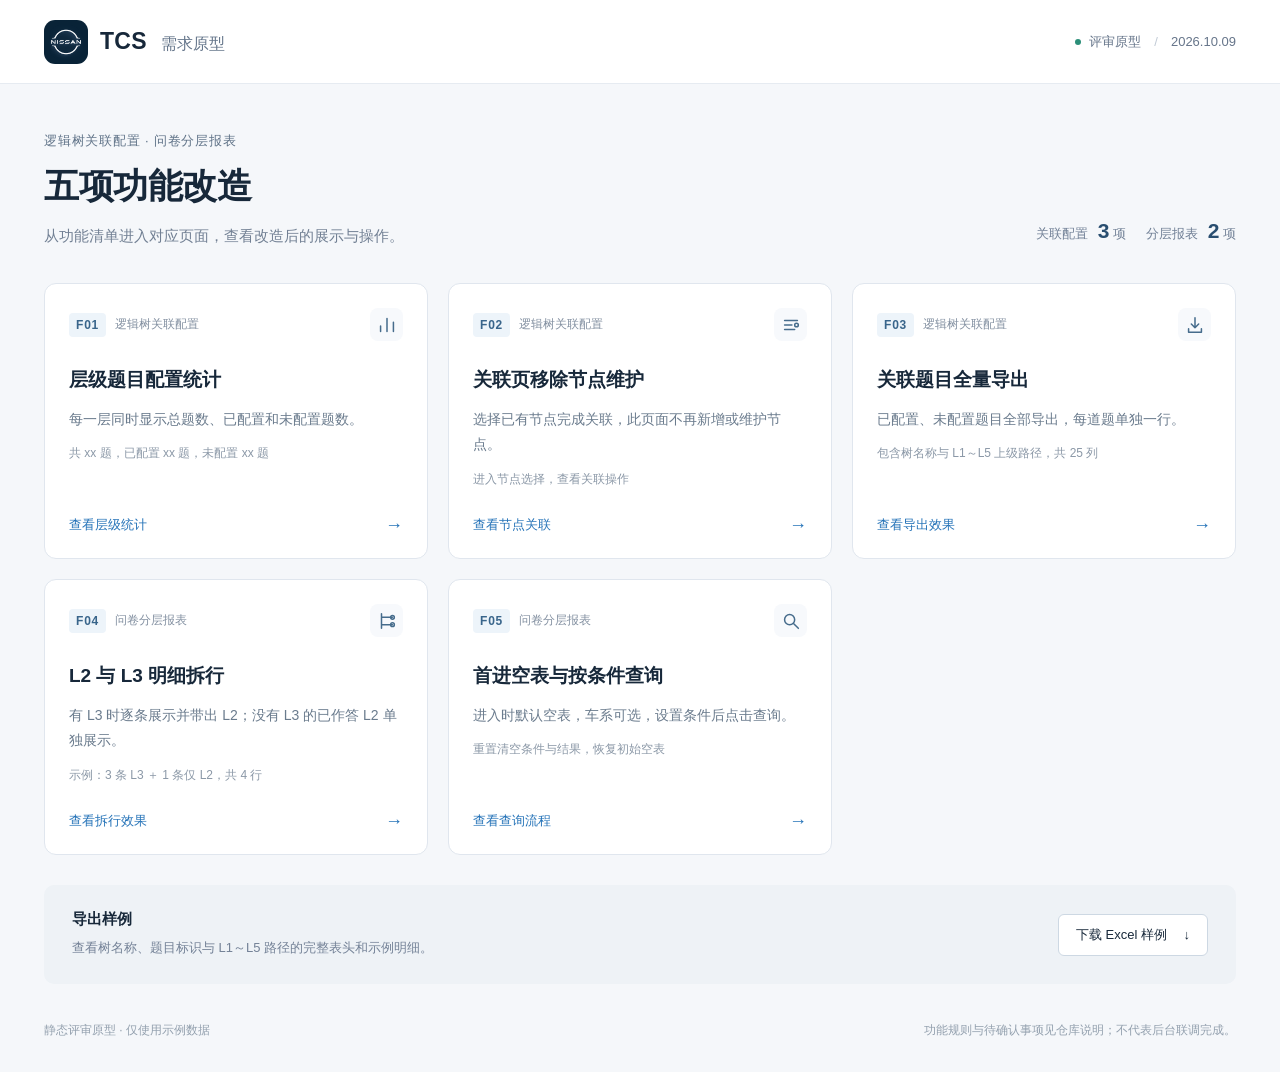
<file: index.html>
<!DOCTYPE html>
<html lang="zh-CN"><head><meta charset="UTF-8"><meta name="viewport" content="width=device-width,initial-scale=1"><title>TCS · 五项功能改造原型</title><link rel="icon" href="assets/images/nissan-logo.png"><link rel="stylesheet" href="assets/css/hub.css"></head><body>
<header class="site-header"><a class="brand" href="index.html?preview=20261009-l2-v2"><span class="brand-icon"><img src="assets/images/nissan-logo.png" alt="NISSAN"></span><span>TCS <b>需求原型</b></span></a><div class="header-meta"><span class="status-dot"></span> 评审原型 <span class="divider">/</span> 2026.10.09</div></header>
<main><section class="intro"><div class="eyebrow">逻辑树关联配置 · 问卷分层报表</div><h1>五项功能改造</h1><p>从功能清单进入对应页面，查看改造后的展示与操作。</p><div class="scope"><span>关联配置 <b>3</b> 项</span><span>分层报表 <b>2</b> 项</span></div></section><section class="cards" aria-label="五项功能原型入口"><a class="feature-card" href="pages/association.html?feature=F01&preview=20261009-l2-v2" aria-label="F01 层级题目配置统计，查看层级统计"><div class="card-top"><span class="feature-id">F01</span><span class="category">逻辑树关联配置</span><span class="card-icon"><svg viewBox="0 0 24 24" fill="none" stroke="currentColor" stroke-width="1.65" stroke-linecap="round" stroke-linejoin="round" aria-hidden="true"><path d="M5 19V13M12 19V5M19 19V9"/></svg></span></div><h2>层级题目配置统计</h2><p>每一层同时显示总题数、已配置和未配置题数。</p><div class="card-note">共 xx 题，已配置 xx 题，未配置 xx 题</div><div class="card-action">查看层级统计<span aria-hidden="true">→</span></div></a><a class="feature-card" href="pages/association.html?feature=F02&preview=20261009-l2-v2" aria-label="F02 关联页移除节点维护，查看节点关联"><div class="card-top"><span class="feature-id">F02</span><span class="category">逻辑树关联配置</span><span class="card-icon"><svg viewBox="0 0 24 24" fill="none" stroke="currentColor" stroke-width="1.65" stroke-linecap="round" stroke-linejoin="round" aria-hidden="true"><path d="M5 7h14M5 12h8M5 17h11"/><circle cx="18" cy="12" r="2"/></svg></span></div><h2>关联页移除节点维护</h2><p>选择已有节点完成关联，此页面不再新增或维护节点。</p><div class="card-note">进入节点选择，查看关联操作</div><div class="card-action">查看节点关联<span aria-hidden="true">→</span></div></a><a class="feature-card" href="pages/association.html?feature=F03&preview=20261009-l2-v2" aria-label="F03 关联题目全量导出，查看导出效果"><div class="card-top"><span class="feature-id">F03</span><span class="category">逻辑树关联配置</span><span class="card-icon"><svg viewBox="0 0 24 24" fill="none" stroke="currentColor" stroke-width="1.65" stroke-linecap="round" stroke-linejoin="round" aria-hidden="true"><path d="M12 4v11m-4-4 4 4 4-4M5 16v4h14v-4"/></svg></span></div><h2>关联题目全量导出</h2><p>已配置、未配置题目全部导出，每道题单独一行。</p><div class="card-note">包含树名称与 L1～L5 上级路径，共 25 列</div><div class="card-action">查看导出效果<span aria-hidden="true">→</span></div></a><a class="feature-card" href="report/index.html?feature=F04&preview=20261009-l2-v2" aria-label="F04 L2 与 L3 明细拆行，查看拆行效果"><div class="card-top"><span class="feature-id">F04</span><span class="category">问卷分层报表</span><span class="card-icon"><svg viewBox="0 0 24 24" fill="none" stroke="currentColor" stroke-width="1.65" stroke-linecap="round" stroke-linejoin="round" aria-hidden="true"><path d="M6 4v16M6 8h12M6 16h12"/><circle cx="18" cy="8" r="2"/><circle cx="18" cy="16" r="2"/></svg></span></div><h2>L2 与 L3 明细拆行</h2><p>有 L3 时逐条展示并带出 L2；没有 L3 的已作答 L2 单独展示。</p><div class="card-note">示例：3 条 L3 ＋ 1 条仅 L2，共 4 行</div><div class="card-action">查看拆行效果<span aria-hidden="true">→</span></div></a><a class="feature-card" href="report/index.html?feature=F05&preview=20261009-l2-v2" aria-label="F05 首进空表与按条件查询，查看查询流程"><div class="card-top"><span class="feature-id">F05</span><span class="category">问卷分层报表</span><span class="card-icon"><svg viewBox="0 0 24 24" fill="none" stroke="currentColor" stroke-width="1.65" stroke-linecap="round" stroke-linejoin="round" aria-hidden="true"><circle cx="10.5" cy="10.5" r="5.5"/><path d="m15 15 5 5"/></svg></span></div><h2>首进空表与按条件查询</h2><p>进入时默认空表，车系可选，设置条件后点击查询。</p><div class="card-note">重置清空条件与结果，恢复初始空表</div><div class="card-action">查看查询流程<span aria-hidden="true">→</span></div></a></section><section class="resources"><div><h2>导出样例</h2><p>查看树名称、题目标识与 L1～L5 路径的完整表头和示例明细。</p></div><a class="download-link" href="downloads/association-export-sample.xlsx" download>下载 Excel 样例 <span>↓</span></a></section></main><footer><span>静态评审原型 · 仅使用示例数据</span><span>功能规则与待确认事项见仓库说明；不代表后台联调完成。</span></footer></body></html>
</file>
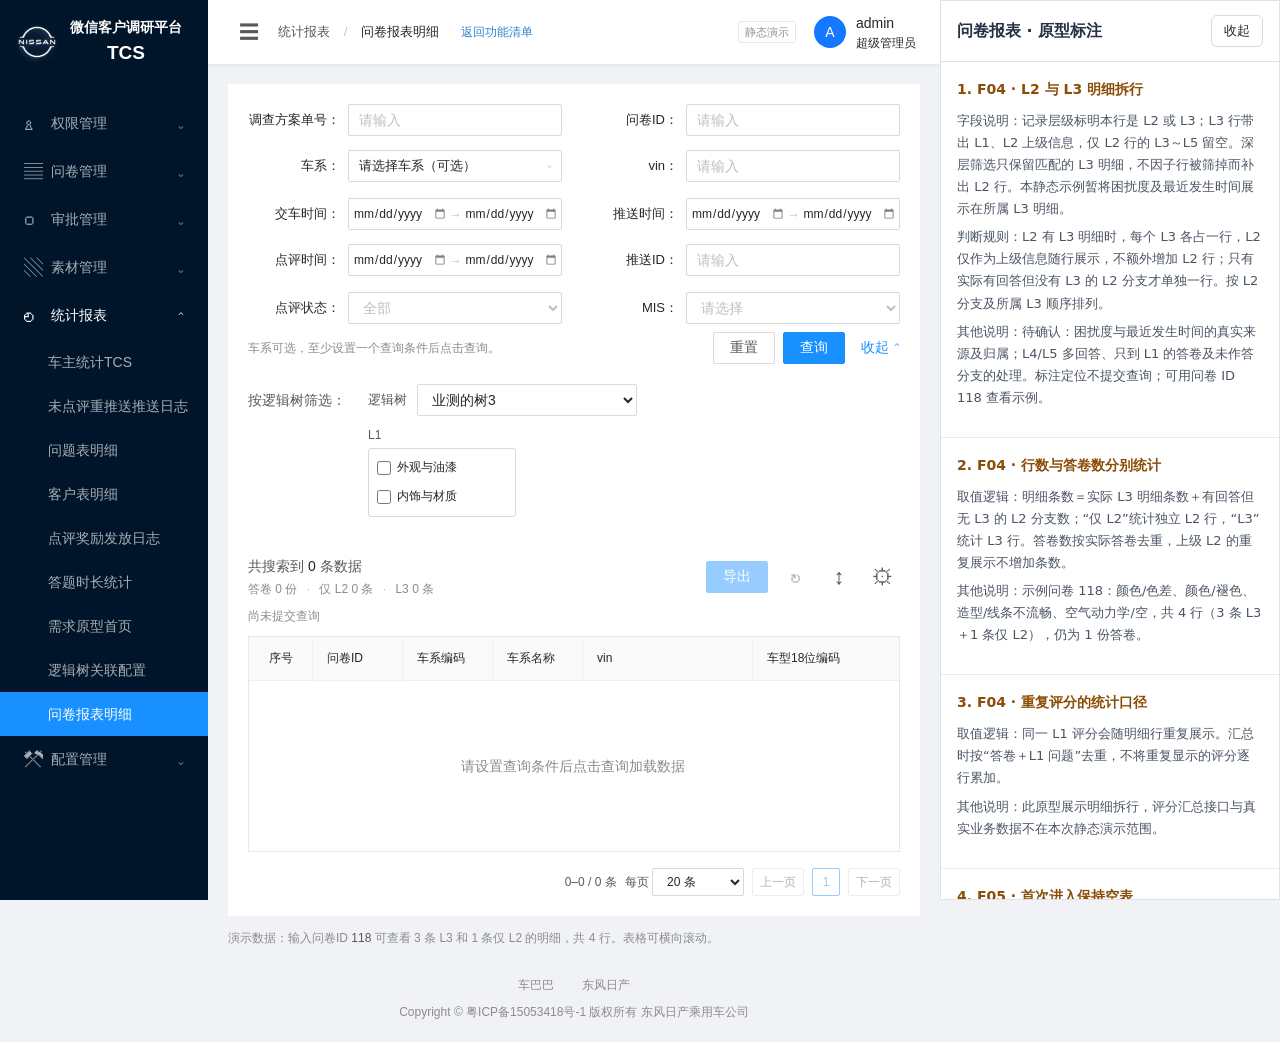
<file: report/index.html>
<!DOCTYPE html>
<html lang="zh-CN">
<head>
<meta charset="UTF-8"><meta name="viewport" content="width=device-width, initial-scale=1">
<title>问卷报表明细 · 查询改造预览 - 微信客户调研平台TCS</title>
<link rel="icon" href="assets/images/nissan-logo.png">
<link rel="stylesheet" href="assets/css/app.css">
<link rel="stylesheet" href="../annotations/annotation.css">
<link rel="stylesheet" href="../annotations/annotation-layout.css?v=20261009-l2-v2">
</head>
<body class="report-prototype">
<div class="shell">
<aside class="sidebar" id="sidebar" aria-label="平台导航">
<a class="brand" href="index.html" aria-label="微信客户调研平台TCS"><img src="assets/images/nissan-logo.png" alt="NISSAN"><span>微信客户调研平台<br><strong>TCS</strong></span></a>
<nav class="side-nav">
<div class="nav-group muted"><span>♙</span> 权限管理 <span class="arrow">⌄</span></div>
<div class="nav-group muted"><span>▤</span> 问卷管理 <span class="arrow">⌄</span></div>
<div class="nav-group muted"><span>▢</span> 审批管理 <span class="arrow">⌄</span></div>
<div class="nav-group muted"><span>▧</span> 素材管理 <span class="arrow">⌄</span></div>
<button class="nav-group open" id="report-nav-toggle" aria-expanded="true"><span>◴</span> 统计报表 <span class="arrow">⌃</span></button>
<div id="report-nav-items" class="nav-items">
<div class="nav-item muted">车主统计TCS</div><div class="nav-item muted">未点评重推送推送日志</div><div class="nav-item muted">问题表明细</div><div class="nav-item muted">客户表明细</div><div class="nav-item muted">点评奖励发放日志</div><div class="nav-item muted">答题时长统计</div>
<a class="nav-item" href="../index.html?preview=20261009-l2-v2">需求原型首页</a>
<a class="nav-item" href="../pages/association.html">逻辑树关联配置</a>
<a class="nav-item active" href="index.html" aria-current="page">问卷报表明细</a>
</div>
<div class="nav-group muted"><span>⚒</span> 配置管理 <span class="arrow">⌄</span></div>
</nav>
</aside>
<div class="workspace">
<header class="topbar"><button class="icon-button menu-toggle" id="sidebar-toggle" aria-label="收起侧栏" aria-expanded="true">☰</button><div class="breadcrumb">统计报表 <span>/</span> <strong>问卷报表明细</strong><a class="back-hub" href="../index.html?preview=20261009-l2-v2">返回功能清单</a></div><div class="user"><span class="demo-label">静态演示</span><span class="avatar">A</span><span>admin<small>超级管理员</small></span></div></header>
<main class="main">
<section class="report-card" aria-label="问卷报表明细">
<form id="query-form" novalidate>
<div class="filter-grid">
<div class="field"><label for="f-plan">调查方案单号：</label><input id="f-plan" placeholder="请输入" autocomplete="off"></div>
<div class="field"><label for="f-qid">问卷ID：</label><input id="f-qid" placeholder="请输入" autocomplete="off"></div>
<div class="field"><label id="car-label">车系：</label><div id="car-control" class="control-wrap" aria-labelledby="car-label"></div></div>
<div class="field"><label for="f-vin">vin：</label><input id="f-vin" placeholder="请输入" autocomplete="off"></div>
</div>
<div id="advanced-fields">
<div class="filter-grid">
<div class="field"><label>交车时间：</label><div class="date-range"><input type="date" id="f-delivery-start" aria-label="交车开始日期"><span>→</span><input type="date" id="f-delivery-end" aria-label="交车结束日期"></div></div>
<div class="field"><label>推送时间：</label><div class="date-range"><input type="date" id="f-push-start" aria-label="推送开始日期"><span>→</span><input type="date" id="f-push-end" aria-label="推送结束日期"></div></div>
<div class="field"><label>点评时间：</label><div class="date-range"><input type="date" id="f-review-start" aria-label="点评开始日期"><span>→</span><input type="date" id="f-review-end" aria-label="点评结束日期"></div></div>
<div class="field"><label for="f-push">推送ID：</label><input id="f-push" placeholder="请输入" autocomplete="off"></div>
</div>
<div class="filter-grid filter-last"><div class="field"><label for="f-status">点评状态：</label><select id="f-status"><option value="">全部</option><option value="已完成">已完成</option><option value="填写中">填写中</option></select></div><div class="field"><label for="f-mis">MIS：</label><select id="f-mis"><option value="">请选择</option><option value="外观MIS">外观MIS</option><option value="内饰MIS">内饰MIS</option></select></div></div>
</div>
<div class="filter-footer"><p class="query-hint">车系可选，至少设置一个查询条件后点击查询。</p><div class="filter-actions"><button type="button" id="reset-btn" class="btn">重置</button><button type="submit" id="query-btn" class="btn primary">查询</button><button type="button" id="collapse-btn" class="text-button" aria-expanded="true">收起 ⌃</button></div></div>
<div id="query-message" class="query-message" role="status" aria-live="polite"></div>
<section class="logic-section" aria-label="按逻辑树筛选"><div class="logic-title">按逻辑树筛选：</div><div class="logic-body"><div class="tree-field"><label for="tree-select">逻辑树</label><select id="tree-select"><option value="tree3">业测的树3</option></select></div><div id="dim-cascade" class="dim-cascade"></div></div></section>
</form>
<div class="result-toolbar"><div class="result-summary">共搜索到 <strong id="result-count">0</strong> 条数据<span class="summary-detail">答卷 <b id="answer-count">0</b> 份 <i>·</i> 仅 L2 <b id="l2-count">0</b> 条 <i>·</i> L3 <b id="l3-count">0</b> 条</span></div><div class="table-actions"><button id="export-btn" class="btn primary" disabled>导出</button><button id="refresh-btn" class="icon-button" aria-label="刷新查询结果" title="刷新查询结果" disabled>↻</button><button id="density-btn" class="icon-button" aria-label="切换表格密度" title="切换表格密度">↕</button><button id="columns-btn" class="icon-button" aria-label="设置表格列" title="设置表格列" aria-expanded="false">⚙</button></div><div id="column-panel" class="column-panel" hidden></div></div>
<div id="result-context" class="result-context">尚未查询</div>
<div class="table-scroll" id="table-scroll" tabindex="0" aria-label="报表，可横向滚动查看层级列"><table id="report-table"><thead id="table-head"></thead><tbody id="table-body"><tr><td>请设置查询条件后点击“查询”</td></tr></tbody></table></div>
<div id="pagination" class="pagination"></div>
</section>
<p class="preview-note">演示数据：输入问卷ID <strong>118</strong> 可查看 3 条 L3 和 1 条仅 L2 的明细，共 4 行。表格可横向滚动。</p>
<footer class="footer"><span>车巴巴</span><span>东风日产</span><p>Copyright © 粤ICP备15053418号-1 版权所有 东风日产乘用车公司</p></footer>
</main>
</div>
</div>
<div id="toast" class="toast" role="status" aria-live="polite"></div>
<script src="mock/data.js"></script><script src="js/pages/report.js?v=20261009-l2-v2"></script><script src="js/app.js"></script><script src="js/feature-entry.js"></script>
<script src="../annotations/report-config.js?v=20261009-l2-v2"></script>
<script src="../annotations/annotations.js?v=20261009-l2-v2"></script>
<script src="../annotations/annotation-runtime.js"></script>
</body>
</html>
</file>
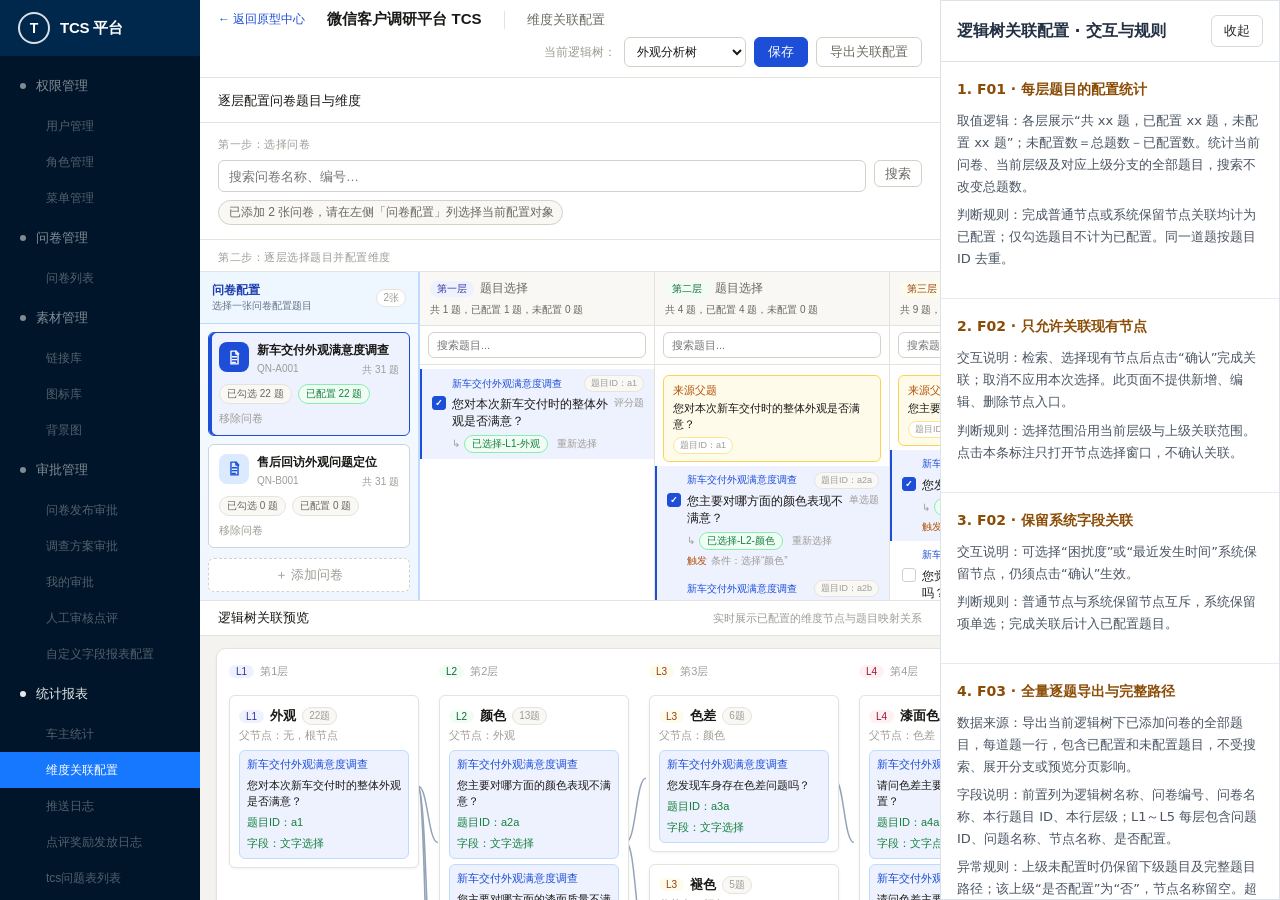
<file: pages/association.html>
<!DOCTYPE html>
<html lang="zh">
<head>
<meta charset="UTF-8"/>
<meta name="viewport" content="width=device-width,initial-scale=1"/>
<title>统计报表 / 逻辑树关联配置</title>
<link rel="icon" type="image/png" href="../assets/images/nissan-logo.png"/>
<style>
:root{
  --bg:#F4F3EF;--surface:#FFF;--surface2:#F9F8F5;--border:#E5E3DC;--border2:#D4D1C8;
  --text:#1A1916;--text2:#6B6860;--text3:#9E9C95;
  --blue:#1D4ED8;--blue-light:#EEF2FF;--blue-mid:#DBEAFE;
  --green:#15803D;--green-light:#F0FDF4;--green-mid:#DCFCE7;
  --red:#B91C1C;--red-light:#FEF2F2;
  --amber:#B45309;--amber-light:#FFFBEB;
  --radius:10px;--radius-sm:6px;
  --shadow:0 1px 3px rgba(0,0,0,.06);
  --shadow-md:0 4px 16px rgba(0,0,0,.10);
}
*{box-sizing:border-box;margin:0;padding:0}
body{font-family:'DM Sans','Noto Sans SC','PingFang SC','Microsoft YaHei',sans-serif;background:var(--bg);color:var(--text);font-size:14px;min-height:100vh;-webkit-font-smoothing:antialiased}
.shell{display:flex;flex-direction:row;height:100vh;overflow:hidden}
.workspace{flex:1;min-width:0;display:flex;flex-direction:column;overflow:hidden}
.sidebar{width:220px;flex:0 0 220px;background:#001529;color:rgba(255,255,255,.68);display:flex;flex-direction:column;flex-shrink:0}
.side-brand{height:56px;background:#00284D;color:#fff;display:flex;align-items:center;gap:10px;padding:0 18px;font-size:15px;font-weight:600;flex-shrink:0;letter-spacing:-.2px}
.side-mark{width:32px;height:32px;border-radius:50%;border:2px solid rgba(255,255,255,.85);display:flex;align-items:center;justify-content:center;font-weight:700;font-size:14px;flex-shrink:0}
.side-nav{padding:8px 0;overflow-y:auto;flex:1}
.side-section{height:44px;display:flex;align-items:center;gap:10px;padding:0 20px;font-size:13px;color:rgba(255,255,255,.5);cursor:default}
.side-section.active{color:rgba(255,255,255,.9)}
.side-dot{width:6px;height:6px;border-radius:50%;background:currentColor;flex-shrink:0}
.side-child{height:36px;display:flex;align-items:center;padding-left:46px;font-size:12px;color:rgba(255,255,255,.55);cursor:pointer;transition:all .12s}
.side-child:hover{color:rgba(255,255,255,.9);background:rgba(255,255,255,.06)}
.side-child.current{background:#1677FF;color:#fff;font-weight:500}
.side-child.muted{color:rgba(255,255,255,.32);cursor:default}
.side-child.muted:hover{background:none;color:rgba(255,255,255,.32)}

.body{display:flex;flex-direction:column;flex:1;overflow:hidden;gap:0}
.body-top{display:flex;flex:1;overflow:hidden;min-height:0}

/* ── 左侧配置区 ── */
.col-config{flex:1;min-width:0;display:flex;flex-direction:column;background:var(--surface);border-right:none}
.config-hdr{padding:14px 18px 12px;border-bottom:1px solid var(--border);flex-shrink:0;display:flex;align-items:center;gap:10px}
.config-hdr-title{font-size:13px;font-weight:500;flex:1}

/* 步骤条 */
.steps-bar{display:flex;align-items:center;padding:10px 18px;border-bottom:1px solid var(--border);gap:0;flex-shrink:0;overflow-x:auto}
.step{display:flex;align-items:center;gap:6px;flex-shrink:0}
.step-num{width:20px;height:20px;border-radius:50%;border:1.5px solid var(--border2);font-size:11px;font-weight:500;display:flex;align-items:center;justify-content:center;color:var(--text3);background:var(--surface);transition:all .2s}
.step.done .step-num{background:var(--green);border-color:var(--green);color:#fff}
.step.active .step-num{background:var(--blue);border-color:var(--blue);color:#fff}
.step-label{font-size:12px;color:var(--text3);white-space:nowrap}
.step.active .step-label{color:var(--blue);font-weight:500}
.step.done .step-label{color:var(--green)}
.step-arrow{margin:0 8px;color:var(--border2);font-size:12px}

/* 主配置区 */
.config-body{flex:1;overflow:hidden;display:flex;flex-direction:column}

/* 问卷选择区 */
.survey-section{padding:14px 18px;border-bottom:1px solid var(--border);flex-shrink:0}
.survey-search-row{display:flex;gap:8px;margin-bottom:8px}
.search-input{flex:1;height:32px;padding:0 10px;border:1px solid var(--border2);border-radius:var(--radius-sm);font-size:13px;font-family:inherit;background:var(--surface);color:var(--text)}
.search-input:focus{outline:none;border-color:var(--blue);box-shadow:0 0 0 2px var(--blue-mid)}
.survey-tags{display:flex;gap:6px;flex-wrap:wrap;margin-top:6px}
.survey-tag{display:flex;align-items:center;gap:5px;padding:3px 8px 3px 10px;border-radius:20px;font-size:12px;font-weight:500;background:var(--surface2);color:var(--text2);border:1px solid var(--border2)}
.survey-tag-remove{cursor:pointer;color:#93C5FD;font-size:12px;line-height:1;background:none;border:none;padding:0;margin-left:2px}
.survey-tag-remove:hover{color:var(--red)}
.survey-results{max-height:120px;overflow-y:auto;border:1px solid var(--border);border-radius:var(--radius-sm);margin-top:6px;display:none}
.survey-result-item{display:flex;align-items:center;justify-content:space-between;padding:7px 10px;font-size:12px;cursor:pointer;border-bottom:1px solid var(--border)}
.survey-result-item:last-child{border-bottom:none}
.survey-result-item:hover{background:var(--surface2)}
.survey-result-item.added{color:var(--text3);cursor:default}
.survey-result-name{flex:1;overflow:hidden;text-overflow:ellipsis;white-space:nowrap}
.survey-result-meta{font-size:11px;color:var(--text3);flex-shrink:0;margin-left:8px}

/* 级联配置区 */
.cascade-area{flex:1;overflow-x:auto;overflow-y:hidden;display:flex;align-items:stretch;padding:0}
.survey-config-col{width:260px;flex-shrink:0;border-right:2px solid #BFDBFE;background:linear-gradient(180deg,#F8FBFF 0%,#EFF6FF 100%);display:flex;flex-direction:column;overflow:hidden}
.survey-config-hdr{padding:10px 12px;border-bottom:1px solid #BFDBFE;background:#EEF6FF;display:flex;align-items:center;justify-content:space-between;flex-shrink:0}
.survey-config-title{font-size:12px;font-weight:600;color:#1E40AF}
.survey-config-sub{font-size:10px;color:#64748B}
.survey-config-body{padding:8px;display:flex;flex-direction:column;gap:8px;overflow-y:auto}
.survey-config-card{border:1px solid #CBD5E1;background:#fff;border-radius:var(--radius-sm);padding:9px 10px;cursor:pointer;transition:all .12s}
.survey-config-card:hover{border-color:#93C5FD;background:#F8FBFF}
.survey-config-card.active{border-color:var(--blue);background:var(--blue-light);box-shadow:inset 3px 0 0 var(--blue)}
.survey-config-main{display:flex;gap:8px;align-items:flex-start}
.survey-icon{width:30px;height:30px;border-radius:8px;background:#DBEAFE;color:#1D4ED8;display:flex;align-items:center;justify-content:center;flex:0 0 30px}
.survey-config-card.active .survey-icon{background:#1D4ED8;color:#fff}
.survey-icon svg{width:17px;height:17px;stroke:currentColor;stroke-width:2;fill:none;stroke-linecap:round;stroke-linejoin:round}
.survey-config-info{min-width:0;flex:1}
.survey-config-name{font-size:12px;font-weight:600;color:var(--text);line-height:1.4}
.survey-config-meta{margin-top:4px;font-size:10px;color:var(--text3);display:flex;justify-content:space-between;gap:8px}
.survey-config-progress{display:flex;gap:6px;flex-wrap:wrap;margin-top:7px}
.survey-progress-pill{font-size:10px;padding:2px 7px;border-radius:10px;border:1px solid var(--border);background:var(--surface2);color:var(--text2)}
.survey-progress-pill.done{border-color:#86EFAC;background:var(--green-light);color:var(--green)}
.survey-config-remove{margin-top:7px;border:none;background:transparent;color:var(--text3);font-size:11px;cursor:pointer;padding:0}
.survey-config-remove:hover{color:var(--red)}
.cascade-col{width:300px;flex-shrink:0;border-right:1px solid var(--border);display:flex;flex-direction:column;overflow:hidden}
.cascade-col:last-child{border-right:none}
.cc-hdr{padding:8px 10px;background:var(--surface2);border-bottom:1px solid var(--border);flex-shrink:0;display:flex;flex-direction:column;align-items:stretch;gap:5px}
.cc-hdr-left{display:flex;align-items:center;gap:6px}
.cc-lv-badge{font-size:10px;padding:1px 7px;border-radius:10px;font-weight:500}
.lv1-b{background:#EEF2FF;color:#3730A3}
.lv2-b{background:#F0FDF4;color:#166534}
.lv3-b{background:#FFFBEB;color:#92400E}
.lv4-b{background:#FFF1F2;color:#9F1239}
.lv5-b{background:#F5F3FF;color:#5B21B6}
.cc-hdr-name{font-size:12px;font-weight:500;color:var(--text2)}
.cc-sel-cnt{font-size:10px;color:var(--text3);background:var(--surface);border:1px solid var(--border);padding:1px 6px;border-radius:10px}
.cc-layer-progress{display:flex;flex-wrap:wrap;font-size:10px;line-height:1.5;color:var(--text2)}
.cc-layer-progress span{white-space:nowrap}
.cc-body{flex:1;overflow-y:auto;padding:4px 0}
.cc-search{padding:6px 8px;flex-shrink:0;border-bottom:1px solid var(--border)}
.cc-search input{width:100%;height:26px;padding:0 8px;border:1px solid var(--border2);border-radius:var(--radius-sm);font-size:11px;font-family:inherit;background:var(--surface);color:var(--text)}
.cc-search input:focus{outline:none;border-color:var(--blue)}

.q-item{display:flex;flex-direction:column;gap:2px;padding:6px 10px;cursor:pointer;border-left:2px solid transparent;transition:all .1s}
.q-item:hover{background:var(--surface2)}
.q-item.selected{background:var(--blue-light);border-left:2px solid var(--blue)}
.q-item-row{display:flex;align-items:flex-start;gap:6px}
.q-chk{width:14px;height:14px;border:1.5px solid var(--border2);border-radius:3px;flex-shrink:0;display:flex;align-items:center;justify-content:center;background:var(--surface);transition:all .12s}
.q-item.selected .q-chk{background:var(--blue);border-color:var(--blue)}
.q-chk-mark{display:none;color:#fff;font-size:9px;font-weight:700}
.q-item.selected .q-chk-mark{display:block}
.q-label{font-size:12px;flex:1;overflow:visible;text-overflow:clip;white-space:normal;line-height:1.45;word-break:break-word}
.q-type{font-size:10px;color:var(--text3);flex-shrink:0}
.q-dim{display:flex;align-items:center;gap:4px;margin-top:2px;padding-left:20px}
.q-dim-arrow{font-size:10px;color:var(--text3)}
.q-dim-badge{font-size:10px;padding:1px 7px;border-radius:10px;background:var(--green-light);color:var(--green);border:1px solid #86EFAC;font-weight:500}
.q-dim-btn{font-size:10px;padding:1px 7px;border-radius:10px;border:1px dashed var(--border2);color:var(--text3);background:transparent;cursor:pointer;font-family:inherit;display:none;transition:all .12s}
.q-item:hover .q-dim-btn{display:inline-block}
.q-dim-btn:hover{border-color:var(--blue);color:var(--blue);background:var(--blue-light)}
.q-dim-change{font-size:10px;padding:1px 5px;border:none;background:none;cursor:pointer;color:var(--text3);font-family:inherit}
.q-dim-change:hover{color:var(--red)}
.q-trigger{display:flex;align-items:flex-start;gap:4px;margin-top:2px;padding-left:20px;font-size:10px;color:var(--text3);line-height:1.45}
.q-trigger-label{color:var(--amber);flex-shrink:0}
.parent-source{margin:6px 8px 4px;padding:7px 9px;border:1px solid #FCD34D;border-radius:var(--radius-sm);background:var(--amber-light);font-size:11px;line-height:1.45;color:var(--text2)}
.parent-source strong{color:var(--amber);font-weight:500}
.parent-source-title{display:block;color:var(--text);font-weight:500;margin-top:2px}

.cc-empty{padding:20px 10px;text-align:center;font-size:12px;color:var(--text3);line-height:1.7}
.add-lv-col{width:44px;flex-shrink:0;display:flex;align-items:center;justify-content:center;background:var(--surface2);border-left:1px solid var(--border)}
.add-lv-btn{width:28px;height:28px;border-radius:50%;border:1.5px dashed var(--border2);background:var(--surface);display:flex;align-items:center;justify-content:center;cursor:default;color:var(--text3);font-size:16px;transition:all .2s}
.add-lv-btn.on{border-color:var(--blue);background:var(--blue-light);color:var(--blue);cursor:pointer}
.add-lv-btn.on:hover{background:var(--blue);color:#fff;border-color:var(--blue)}

/* ── 右侧：维度树预览 ── */
.col-preview{height:300px;flex-shrink:0;display:flex;flex-direction:column;background:var(--bg);border-top:1px solid var(--border)}
.preview-hdr{padding:8px 18px;background:var(--surface);border-bottom:1px solid var(--border);display:flex;align-items:center;justify-content:space-between;flex-shrink:0}
.preview-hdr-title{font-size:13px;font-weight:500}
.preview-hdr-sub{font-size:11px;color:var(--text3);margin-left:8px}
.preview-body{flex:1;overflow:auto;padding:12px 16px;display:block}
.preview-tree{position:relative;min-width:1120px;background:var(--surface);border:1px solid var(--border);border-radius:var(--radius);box-shadow:var(--shadow);padding:10px 12px;display:flex;gap:36px;align-items:flex-start}
.preview-lines{position:absolute;inset:0;pointer-events:none;width:100%;height:100%}
.preview-tree-col{position:relative;width:200px;flex:0 0 200px;display:flex;flex-direction:column;gap:12px;z-index:1}
.preview-col-title{height:24px;display:flex;align-items:center;gap:6px;color:var(--text3);font-size:11px;font-weight:500}
.preview-node-card{background:#fff;border:1px solid var(--border);border-radius:var(--radius-sm);box-shadow:var(--shadow);padding:8px 9px}
.preview-node-card:hover{border-color:#93C5FD}
.preview-node-row{min-height:24px;display:flex;align-items:center;gap:6px}
.preview-node-name{font-size:13px;font-weight:600;color:var(--text)}
.preview-level{display:inline-flex;align-items:center;padding:1px 7px;border-radius:10px;font-size:10px;font-weight:500;white-space:nowrap}
.preview-parent-note{font-size:11px;color:var(--text3)}
.preview-count{font-size:10px;color:var(--text3);background:var(--surface2);border:1px solid var(--border);padding:1px 6px;border-radius:10px}
.preview-map-list{display:flex;flex-direction:column;gap:5px;margin-top:7px}
.preview-map-item{display:grid;grid-template-columns:1fr auto;gap:5px;align-items:start;padding:6px 7px;background:var(--blue-light);border:1px solid #BFDBFE;border-radius:var(--radius-sm);font-size:11px;line-height:1.45}
.preview-survey{font-weight:500;color:var(--blue);white-space:nowrap;overflow:hidden;text-overflow:ellipsis}
.preview-question{grid-column:1 / 3;color:var(--text);word-break:break-word}
.preview-path{grid-column:1 / 3;color:var(--green);font-weight:500}
.preview-remove{border:none;background:transparent;color:var(--text3);cursor:pointer;font-size:12px;padding:0 4px}
.preview-remove:hover{color:var(--red)}

.tree-dim-card{background:var(--surface);border:1px solid var(--border);border-radius:var(--radius);overflow:hidden;box-shadow:var(--shadow);flex-shrink:0;width:180px;display:flex;flex-direction:column}
.tdc-hdr{padding:7px 10px;display:flex;align-items:center;gap:6px;background:var(--surface2);border-bottom:1px solid var(--border);flex-shrink:0}
.tdc-bar{width:3px;height:14px;border-radius:2px;flex-shrink:0}
.tdc-name{font-size:12px;font-weight:500;flex:1;overflow:hidden;text-overflow:ellipsis;white-space:nowrap}
.tdc-cnt{font-size:10px;color:var(--text3);background:var(--surface);border:1px solid var(--border);padding:1px 5px;border-radius:10px;flex-shrink:0}
.tdc-body{padding:6px 8px;display:flex;flex-direction:column;gap:3px;flex:1;overflow-y:auto}
.tdc-tag{display:flex;align-items:center;gap:5px;padding:3px 6px;background:var(--surface2);border-radius:var(--radius-sm);font-size:11px}
.tdc-tag-sv{font-size:10px;padding:1px 5px;border-radius:8px;font-weight:500;flex-shrink:0;max-width:50px;overflow:hidden;text-overflow:ellipsis;white-space:nowrap}
.sv-c0{background:#DBEAFE;color:#1E40AF}
.sv-c1{background:#DCFCE7;color:#166534}
.sv-c2{background:#FEF3C7;color:#92400E}
.sv-c3{background:#F3E8FF;color:#6D28D9}
.tdc-tag-lv{font-size:10px;color:var(--text3);flex-shrink:0}
.tdc-tag-val{flex:1;overflow:hidden;text-overflow:ellipsis;white-space:nowrap}
.tdc-tag-rm{background:none;border:none;cursor:pointer;color:var(--text3);font-size:11px;padding:1px 3px;border-radius:3px;flex-shrink:0}
.tdc-tag-rm:hover{color:var(--red)}
.tdc-path{display:flex;flex-direction:column;gap:4px;padding:5px 6px;background:var(--surface2);border-radius:var(--radius-sm);font-size:11px;line-height:1.45}
.tdc-path-main{display:flex;gap:5px;align-items:center}
.tdc-path-sv{font-size:10px;padding:1px 5px;border-radius:8px;font-weight:500;flex-shrink:0;max-width:54px;overflow:hidden;text-overflow:ellipsis;white-space:nowrap}
.tdc-path-q{flex:1;overflow:visible;text-overflow:clip;white-space:normal;color:var(--text);word-break:break-word}
.tdc-path-full{padding-left:2px;color:var(--text2);white-space:normal}
.tdc-path-rm{background:none;border:none;cursor:pointer;color:var(--text3);font-size:11px;padding:1px 3px;border-radius:3px;flex-shrink:0}
.tdc-path-rm:hover{color:var(--red)}
.q-lv-select{height:22px;padding:0 6px;border:1px solid var(--border2);border-radius:20px;font-size:10px;font-family:inherit;background:var(--surface);color:var(--text2);cursor:pointer;flex-shrink:0;transition:all .12s}
.q-lv-select:focus{outline:none;border-color:var(--blue)}
.q-lv-select.set-lv1{background:#EEF2FF;color:#3730A3;border-color:#A5B4FC}
.q-lv-select.set-lv2{background:#F0FDF4;color:#166534;border-color:#86EFAC}
.q-lv-select.set-lv3{background:#FFFBEB;color:#92400E;border-color:#FDE68A}
.q-lv-select.set-lv4{background:#FFF1F2;color:#9F1239;border-color:#FECACA}
.q-lv-select.set-lv5{background:#F5F3FF;color:#5B21B6;border-color:#C4B5FD}
.q-lv-hint{font-size:10px;color:var(--text3);margin-left:4px}
.tdc-children{display:flex;flex-direction:row;gap:8px;margin-top:0;padding-left:0;border-left:none;align-items:flex-start}
.tdc-empty{font-size:11px;color:var(--text3);padding:4px 6px;font-style:italic}
.preview-empty-state{display:flex;align-items:center;justify-content:center;font-size:13px;color:var(--text3);width:100%}
.tdc-connector{display:flex;align-items:center;flex-shrink:0;padding-top:22px}
.tdc-connector-arrow{font-size:12px;color:var(--border2);padding:0 2px}

/* 模态：选维度节点 */
.overlay{position:fixed;inset:0;background:rgba(0,0,0,.35);display:flex;align-items:center;justify-content:center;z-index:100}
.modal{background:var(--surface);border-radius:var(--radius);padding:22px;width:380px;box-shadow:var(--shadow-md)}
.modal-title{font-size:15px;font-weight:500;margin-bottom:4px}
.modal-sub{font-size:12px;color:var(--text2);margin-bottom:14px;line-height:1.5}
.modal-list{max-height:240px;overflow-y:auto;border:1px solid var(--border);border-radius:var(--radius-sm);margin-bottom:14px;padding:4px 0}
.mli{display:flex;align-items:center;gap:8px;padding:7px 10px;cursor:pointer;transition:background .1s}
.mli:hover{background:var(--surface2)}
.mli.sel{background:var(--blue-light)}
.mli-dot{width:7px;height:7px;border-radius:50%;flex-shrink:0}
.mli-lv{font-size:10px;padding:1px 6px;border-radius:8px;flex-shrink:0}
.mli-label{font-size:13px;flex:1}
.mli.sel .mli-label{color:var(--blue);font-weight:500}
.modal-footer{display:flex;align-items:center;justify-content:flex-end}
.modal-btns{display:flex;gap:8px}

/* 原型风格增强：仅补充题目 ID、保留节点与 1080P 适配 */
.q-meta{display:flex;align-items:center;gap:6px;margin:0 0 2px 20px;min-width:0}
.q-survey{font-size:10px;color:var(--blue);font-weight:500;overflow:hidden;text-overflow:ellipsis;white-space:nowrap;flex:1}
.q-id{font-size:9px;color:var(--text3);background:var(--surface2);border:1px solid var(--border);border-radius:10px;padding:1px 6px;white-space:nowrap}
.q-node-path{font-size:10px;padding:1px 7px;border-radius:10px;background:var(--green-light);color:var(--green);border:1px solid #86EFAC;font-weight:500}
.q-reselect{font-size:10px;padding:1px 5px;border:none;background:none;cursor:pointer;color:var(--text3);font-family:inherit}
.q-reselect:hover{color:var(--blue)}
.parent-source-id{display:inline-flex;margin-top:4px;font-size:9px;color:var(--text3);background:#fff;border:1px solid #FDE68A;border-radius:10px;padding:1px 6px}
.reserved-panel{display:flex;align-items:center;gap:14px;padding:9px 10px;margin:0 0 14px;background:var(--surface2);border:1px solid var(--border);border-radius:var(--radius-sm);font-size:11px}
.reserved-title{color:var(--text3);font-weight:500}
.reserved-panel label{display:flex;align-items:center;gap:5px;cursor:pointer;color:var(--text2)}
.add-survey-card{height:34px;margin-top:2px;border:1px dashed var(--border2);border-radius:var(--radius-sm);background:var(--surface);color:var(--text3);font:11px/1 inherit;cursor:pointer}
.add-survey-card:hover{border-color:var(--blue);color:var(--blue);background:var(--blue-light)}
.topbar{height:56px;display:flex;align-items:center;padding:0 18px;background:var(--surface);border-bottom:1px solid var(--border);flex-shrink:0}
.topbar-logo{font-size:15px;font-weight:600;color:var(--text)}
.topbar-sep{width:1px;height:18px;background:var(--border);margin:0 14px}
.topbar-title{font-size:13px;color:var(--text2)}
.topbar-actions{margin-left:auto;display:flex;align-items:center;gap:8px}
.btn{height:30px;padding:0 13px;border:1px solid var(--border2);border-radius:var(--radius-sm);background:var(--surface);color:var(--text2);font:12px/1 inherit;cursor:pointer}
.btn:hover{border-color:#93C5FD;color:var(--blue);background:var(--blue-light)}
.btn-primary{border-color:var(--blue);background:var(--blue);color:#fff}
.btn-primary:hover{background:#1E40AF;color:#fff;border-color:#1E40AF}
.btn-sm{height:27px;padding:0 10px}
.modal-search{width:100%;height:30px;padding:0 10px;margin-bottom:8px;border:1px solid var(--border2);border-radius:var(--radius-sm);font-size:12px;font-family:inherit;background:var(--surface);color:var(--text);outline:none}
.modal-search:focus{border-color:var(--blue);box-shadow:0 0 0 2px var(--blue-mid)}
@media(max-width:1600px){
  .sidebar{width:200px;flex-basis:200px}
  .survey-config-col{width:220px}.cascade-col{width:235px}
  .preview-tree{min-width:1040px;gap:20px}.preview-tree-col{width:190px;flex-basis:190px}
}
</style>
<link rel="stylesheet" href="../assets/css/association-export.css"/>
<link rel="stylesheet" href="../annotations/annotation.css"/>
<link rel="stylesheet" href="../annotations/annotation-layout.css?v=20261009-l2-v2"/>
</head>
<body class="association-prototype">
<div class="shell">
  <aside class="sidebar">
    <div class="side-brand">
      <div class="side-mark">T</div>
      <span>TCS 平台</span>
    </div>
    <nav class="side-nav">
      <div class="side-section"><span class="side-dot"></span><span>权限管理</span></div><div class="side-child muted">用户管理</div><div class="side-child muted">角色管理</div><div class="side-child muted">菜单管理</div>
      <div class="side-section"><span class="side-dot"></span><span>问卷管理</span></div><div class="side-child muted">问卷列表</div>
      <div class="side-section"><span class="side-dot"></span><span>素材管理</span></div><div class="side-child muted">链接库</div><div class="side-child muted">图标库</div><div class="side-child muted">背景图</div>
      <div class="side-section"><span class="side-dot"></span><span>审批管理</span></div><div class="side-child muted">问卷发布审批</div><div class="side-child muted">调查方案审批</div><div class="side-child muted">我的审批</div><div class="side-child muted">人工审核点评</div><div class="side-child muted">自定义字段报表配置</div>
      <div class="side-section active"><span class="side-dot"></span><span>统计报表</span></div><div class="side-child muted">车主统计</div><div class="side-child current">维度关联配置</div><div class="side-child muted">推送日志</div><div class="side-child muted">点评奖励发放日志</div><div class="side-child muted">tcs问题表列表</div><div class="side-child muted">tcs客户表列表</div><div class="side-child muted">问卷报表明细</div>
      <div class="side-section"><span class="side-dot"></span><span>定向推送管理</span></div><div class="side-child muted">推送列表</div><div class="side-child muted">选择推送内容</div><div class="side-child muted">选择推送方式</div><div class="side-child muted">选择推送对象</div><div class="side-child muted">选择推送时间</div><div class="side-child muted">确认信息</div><div class="side-child muted">完成</div>
      <div class="side-section"><span class="side-dot"></span><span>系统管理</span></div><div class="side-child muted">操作日志</div>
    </nav>
  </aside>


  <div class="workspace">
    <div class="topbar">
      <a class="assoc-hub-link" href="../index.html?preview=20261009-l2-v2">← 返回原型中心</a>
      <span class="topbar-logo">微信客户调研平台 TCS</span>
      <div class="topbar-sep"></div>
      <span class="topbar-title">维度关联配置</span>
      <div class="topbar-actions">
        <span style="font-size:12px;color:var(--text3)">当前逻辑树：</span>
        <select id="tree-select" style="height:30px;padding:0 8px;border:1px solid var(--border2);border-radius:var(--radius-sm);font-size:12px;font-family:inherit;background:var(--surface);color:var(--text)" onchange="onTreeChange()"></select>
        <button class="btn btn-primary" onclick="saveAll()">保存</button>
        <button class="btn" id="association-export-btn" type="button" aria-haspopup="dialog">导出关联配置</button>
      </div>
    </div>

    <div class="body">
      <div class="body-top">
      <!-- 配置区 -->
      <div class="col-config">
        <div class="config-hdr" id="F01" tabindex="-1">
          <div class="config-hdr-title">逐层配置问卷题目与维度</div>
        </div>

      <!-- 问卷选择 -->
      <div class="survey-section">
        <div style="font-size:11px;font-weight:500;color:var(--text3);text-transform:uppercase;letter-spacing:.5px;margin-bottom:8px">第一步：选择问卷</div>
        <div class="survey-search-row">
          <input class="search-input" id="survey-search" placeholder="搜索问卷名称、编号…" oninput="onSurveySearch()"/>
          <button class="btn btn-sm" onclick="onSurveySearch()">搜索</button>
        </div>
        <div class="survey-results" id="survey-results"></div>
        <div class="survey-tags" id="survey-tags">
          <span style="font-size:12px;color:var(--text3)">已选问卷将显示在此</span>
        </div>
      </div>

      <!-- 级联配置 -->
      <div style="padding:8px 18px 6px;border-bottom:1px solid var(--border);flex-shrink:0">
        <span style="font-size:11px;font-weight:500;color:var(--text3);text-transform:uppercase;letter-spacing:.5px">第二步：逐层选择题目并配置维度</span>
      </div>
      <div class="config-body">
        <div class="cascade-area" id="cascade-area"></div>
      </div>
    </div>

    </div><!-- /body-top -->
    <!-- 底部：维度树预览 -->
    <div class="col-preview">
      <div class="preview-hdr">
        <div class="preview-hdr-title">逻辑树关联预览</div>
        <div class="preview-hdr-sub">实时展示已配置的维度节点与题目映射关系</div>
      </div>
      <div class="preview-body" id="preview-body">
        <div class="preview-empty-state">选择维度树后显示预览</div>
      </div>
    </div>
  </div>
</div>

<!-- 模态：选维度节点（沿用原型结构） -->
<div class="overlay" id="modal" style="display:none">
  <div class="modal" id="F02">
    <div class="modal-title" id="modal-title">选择维度节点</div>
    <div class="modal-sub" id="modal-sub"></div>
    <div class="assoc-scope-note">本页仅关联现有节点，支持普通节点和系统保留节点。</div>
    <input id="modal-search" class="modal-search" placeholder="搜索节点…" oninput="renderModalList()"/>
    <div class="modal-list" id="modal-list"></div>
    <div class="reserved-panel">
      <div class="reserved-title" data-anno="assoc-reserved-nodes">系统保留节点</div>
      <label><input type="radio" name="reserved-node-choice" value="困扰度" onchange="toggleReserved(this)">困扰度</label>
      <label><input type="radio" name="reserved-node-choice" value="最近发生时间" onchange="toggleReserved(this)">最近发生时间</label>
    </div>
    <div class="modal-footer">
      <div class="modal-btns"><button class="btn" onclick="closeModal()">取消</button><button class="btn btn-primary" onclick="confirmModal()">确认</button></div>
    </div>
  </div>
</div>

<div class="association-export-overlay" id="association-export-overlay" hidden>
  <section class="association-export-dialog" role="dialog" aria-modal="true" aria-labelledby="association-export-title" id="F03">
    <header class="association-export-header">
      <div><h2 id="association-export-title">关联配置逐题导出</h2><p id="association-export-summary"></p></div>
      <button class="association-export-close" type="button" id="association-export-close" aria-label="关闭导出预览">×</button>
    </header>
    <div class="association-export-description">导出已添加问卷的全部题目，每题一行。保留完整上级路径，上级未配置时仍保留下级题目。</div>
    <div class="association-export-status" id="association-export-status" role="status" aria-live="polite"></div>
    <div class="association-export-scroll" id="association-export-scroll"><table class="association-export-table"><thead id="association-export-head"></thead><tbody id="association-export-body"></tbody></table></div>
    <div class="association-export-pagination" id="association-export-pagination"></div>
    <footer class="association-export-footer">
      <p data-anno="assoc-export-current-vs-sample">CSV 反映当前配置；Excel 样例为已制作的固定展示样例。</p>
      <div><a class="btn" href="../downloads/association-export-sample.xlsx" download="逻辑树关联配置_Excel样例.xlsx">下载 Excel 样例</a><button class="btn btn-primary" id="association-export-download" type="button">下载当前配置 CSV</button></div>
    </footer>
  </section>
</div>

<script>
const LV_NAMES=['第一层','第二层','第三层','第四层','第五层'];
const LV_BADGES=['lv1-b','lv2-b','lv3-b','lv4-b','lv5-b'];
const LV_NODE_BADGES=['lv1-b','lv2-b','lv3-b','lv4-b','lv5-b'];
const SV_COLORS=['sv-c0','sv-c1','sv-c2','sv-c3'];

// 模拟问卷库（实际有几千张）
const SURVEY_DB=[
  {id:'sA',name:'新车交付外观满意度调查',code:'QN-A001',cnt:5},
  {id:'sB',name:'售后回访外观问题定位',code:'QN-B001',cnt:5},
];

const SURVEY_TREE={
  sA:{
    L1:[
      {id:'a1',val:'您对本次新车交付时的整体外观是否满意？',type:'评分题',note:'1–2分不满意 → 展示Q2'},
    ],
    L2:{
      a1:[
        {id:'a2a',val:'您主要对哪方面的颜色表现不满意？',type:'单选题'},
        {id:'a2b',val:'您主要对哪方面的车身造型表现不满意？',type:'单选题'},
        {id:'a2c',val:'您主要对哪方面的漆面质量不满意？',type:'单选题'},
        {id:'a2d',val:'您认为车辆空气动力学设计是否存在问题？',type:'单选题'},
      ],
    },
    L3:{
      a2a:[
        {id:'a3a',val:'您发现车身存在色差问题吗？',type:'单选题'},
        {id:'a3b',val:'您觉得整车颜色观感不好看吗？',type:'单选题'},
        {id:'a3c',val:'您发现车漆存在褪色现象吗？',type:'单选题'},
      ],
      a2b:[
        {id:'a3d',val:'您觉得车身线条过渡不流畅吗？',type:'单选题'},
        {id:'a3e',val:'您认为车身整体比例协调性不佳吗？',type:'单选题'},
      ],
      a2c:[
        {id:'a3f',val:'您发现漆面存在厚薄不均或橘皮现象吗？',type:'单选题'},
        {id:'a3g',val:'您发现交付时漆面已有划痕或磕碰吗？',type:'单选题'},
      ],
      a2d:[
        {id:'a3h',val:'您认为车辆气流导向设计存在问题吗？',type:'单选题'},
        {id:'a3i',val:'您在高速行驶时感受到明显风噪吗？',type:'单选题'},
      ],
    },
    L4:{
      a3a:[
        {id:'a4a',val:'请问色差主要出现在漆面哪个位置？',type:'填空题',note:'→ 展示Q5'},
        {id:'a4b',val:'请问色差主要出现在哪些部件之间？',type:'填空题'},
      ],
      a3c:[
        {id:'a4c',val:'请问褪色现象主要发生在车顶哪个区域？',type:'填空题'},
        {id:'a4d',val:'请问车门哪个边缘位置出现了褪色？',type:'填空题'},
      ],
      a3d:[
        {id:'a4e',val:'请问侧面弧度哪个部位过渡不自然？',type:'填空题'},
        {id:'a4f',val:'请问腰线在哪个位置出现了断续感？',type:'填空题'},
      ],
      a3h:[
        {id:'a4g',val:'请问前脸导流设计哪里您认为有所欠缺？',type:'填空题'},
        {id:'a4h',val:'请问底盘扰流方面您具体感受到了哪些问题？',type:'填空题'},
      ],
    },
    L5:{
      a4a:[
        {id:'a5a',val:'请详细描述漆面色差的具体表现及位置？',type:'填空题'},
      ],
      a4b:[
        {id:'a5b',val:'请描述门板与翼子板之间色差的具体情况？',type:'填空题'},
        {id:'a5c',val:'请描述保险杠与车身接缝处色差的具体情况？',type:'填空题'},
      ],
      a4c:[
        {id:'a5d',val:'请描述车顶漆面色泽不均匀的具体区域及表现？',type:'填空题'},
      ],
      a4d:[
        {id:'a5e',val:'请描述车门框边缘褪色的具体位置与严重程度？',type:'填空题'},
      ],
      a4e:[
        {id:'a5f',val:'请描述A柱弧度突变的具体位置与视觉感受？',type:'填空题'},
        {id:'a5g',val:'请描述C柱收尾处线条不顺滑的具体位置？',type:'填空题'},
      ],
      a4g:[
        {id:'a5h',val:'请描述前格栅导流板角度您认为存在的问题？',type:'填空题'},
        {id:'a5i',val:'请描述扰流板仰角偏差带来的具体影响？',type:'填空题'},
      ],
    },
  },

  sB:{
    L1:[
      {id:'b1',val:'您本次投诉的问题是否属于外观类问题？',type:'单选题',note:'选"是" → 展示Q2'},
    ],
    L2:{
      b1:[
        {id:'b2a',val:'您反馈的外观问题属于颜色类吗？',type:'单选题'},
        {id:'b2b',val:'您反馈的外观问题属于车身造型类吗？',type:'单选题'},
        {id:'b2c',val:'您反馈的外观问题属于漆面质量类吗？',type:'单选题'},
        {id:'b2d',val:'您反馈的外观问题属于空气动力学类吗？',type:'单选题'},
      ],
    },
    L3:{
      b2a:[
        {id:'b3a',val:'您发现不同部位之间漆色存在明显不一致？',type:'单选题'},
        {id:'b3b',val:'您的车漆是否出现了褪色或变色现象？',type:'单选题'},
        {id:'b3c',val:'您认为实车颜色与展厅样车存在明显差异？',type:'单选题'},
      ],
      b2b:[
        {id:'b3d',val:'您发现车身侧面轮廓存在起伏不平的问题？',type:'单选题'},
        {id:'b3e',val:'您感受到车身设计线条存在断裂感或不连贯？',type:'单选题'},
      ],
      b2c:[
        {id:'b3f',val:'您发现漆面存在明显橘皮或颗粒感？',type:'单选题'},
        {id:'b3g',val:'您发现漆膜厚度不均、局部过薄的情况？',type:'单选题'},
      ],
      b2d:[
        {id:'b3h',val:'您认为车辆气流导向方面存在设计缺陷？',type:'单选题'},
        {id:'b3i',val:'您在高速行驶中遭遇明显风噪干扰？',type:'单选题'},
        {id:'b3j',val:'您感觉车辆高速行驶时稳定性不佳？',type:'单选题'},
      ],
    },
    L4:{
      b3a:[
        {id:'b4a',val:'请问色差主要发生在哪块钣金件上？',type:'填空题',note:'→ 展示Q5'},
        {id:'b4b',val:'请问前后保险杠与车身之间色差如何？',type:'填空题'},
      ],
      b3b:[
        {id:'b4c',val:'请问车顶漆面色泽不均发生在哪个区域？',type:'填空题'},
        {id:'b4d',val:'请问车门下边缘褪色的范围有多大？',type:'填空题'},
      ],
      b3d:[
        {id:'b4e',val:'请问后翼子板弧度偏差主要体现在哪里？',type:'填空题'},
        {id:'b4f',val:'请问侧裙线条不连贯发生在哪个位置？',type:'填空题'},
      ],
      b3h:[
        {id:'b4g',val:'请问前脸进气格栅导流方面您认为问题在哪里？',type:'填空题'},
        {id:'b4h',val:'请问底盘护板平整度哪里存在问题？',type:'填空题'},
      ],
    },
    L5:{
      b4a:[
        {id:'b5a',val:'请详细描述前后保险杠与车身色差的具体表现？',type:'填空题'},
        {id:'b5b',val:'请描述车身整体漆色差异分布及严重程度？',type:'填空题'},
      ],
      b4b:[
        {id:'b5c',val:'请描述后保险杠接缝处色差的位置与表现？',type:'填空题'},
      ],
      b4c:[
        {id:'b5d',val:'请描述车顶漆色发白或不均的具体区域？',type:'填空题'},
      ],
      b4d:[
        {id:'b5e',val:'请描述车门下边缘褪色的范围与深浅程度？',type:'填空题'},
      ],
      b4e:[
        {id:'b5f',val:'请描述A柱附近弧度突变点的位置与表现？',type:'填空题'},
      ],
      b4g:[
        {id:'b5g',val:'请描述前格栅开口比例您认为存在的具体问题？',type:'填空题'},
        {id:'b5h',val:'请描述扰流板俯仰角偏差带来的具体感受？',type:'填空题'},
      ],
    },
  },
};

const TREES=[
  {id:'tree1',name:'外观分析树',color:'#11A9E3',
   nodes:[
    {id:'n1',label:'外观',depth:0,children:[
      {id:'n2',label:'颜色',depth:1,children:[
        {id:'n4',label:'色差',depth:2,children:[
          {id:'n8',label:'漆面色差',depth:3,children:[
            {id:'n12',label:'局部色差',depth:4,children:[]},
            {id:'n13',label:'整体色差',depth:4,children:[]},
            {id:'n14',label:'保险杠接缝色差',depth:4,children:[]},
          ]},
        ]},
        {id:'n5',label:'褪色',depth:2,children:[
          {id:'n9',label:'局部褪色',depth:3,children:[
            {id:'n15',label:'车门边缘褪色',depth:4,children:[]},
          ]},
        ]},
      ]},
      {id:'n3',label:'造型',depth:1,children:[
        {id:'n6',label:'线条流畅度',depth:2,children:[
          {id:'n10',label:'侧面弧度',depth:3,children:[
            {id:'n16',label:'A柱弧度',depth:4,children:[]},
          ]},
        ]},
      ]},
      {id:'n3b',label:'空气动力学',depth:1,children:[
        {id:'n7',label:'气流导向',depth:2,children:[
          {id:'n11',label:'前脸导流',depth:3,children:[
            {id:'n17',label:'扰流板角度',depth:4,children:[]},
          ]},
        ]},
      ]},
    ]},
  ]},
  {id:'tree2',name:'智能驾驶体验树',color:'#11A9E3',nodes:[
    {id:'d1',label:'辅助驾驶',depth:0,children:[
      {id:'d2',label:'NOA领航',depth:1,children:[{id:'d3',label:'变道决策',depth:2,children:[{id:'d4',label:'响应时机',depth:3,children:[{id:'d5',label:'提前量',depth:4,children:[]}]}]}]},
      {id:'d6',label:'车道保持',depth:1,children:[{id:'d7',label:'偏离纠正',depth:2,children:[]}]}
    ]}
  ]},
  {id:'tree3',name:'噪音分析逻辑树',color:'#11A9E3',nodes:[
    {id:'z1',label:'噪音',depth:0,children:[
      {id:'z2',label:'胎噪',depth:1,children:[{id:'z3',label:'低速胎噪',depth:2,children:[{id:'z4',label:'速度区间',depth:3,children:[{id:'z5',label:'30～60km/h',depth:4,children:[]}]}]}]},
      {id:'z6',label:'风噪',depth:1,children:[{id:'z7',label:'A柱风音',depth:2,children:[]}]}
    ]}
  ]},
  {id:'tree4',name:'售后服务分析树',color:'#11A9E3',nodes:[
    {id:'s1n',label:'服务质量',depth:0,children:[{id:'s2n',label:'维修技术',depth:1,children:[{id:'s3n',label:'一次修复率',depth:2,children:[{id:'s4n',label:'原因定位',depth:3,children:[{id:'s5n',label:'用户描述',depth:4,children:[]}]}]}]}]}
  ]},
];

// 映射：questionId → nodeId
let mappings={};
// 题目自定义树层级标签：questionId → treeDepth (0-4)
let questionLevels={};
let currentTreeId=null;
// 每层已选的题目 id 集合
let layerSelected=[new Set(),new Set(),new Set(),new Set(),new Set()];
// 激活的层数
let activeLayers=1;
// 已选问卷
let selectedSurveys=[];
let activeSurveyId=null;
// 模态状态
let modalPending=null; // {qId, lv}
let modalPickedNodeId=null;
let reservedMappings={}; // 题目选择的系统保留节点；与普通节点互斥
let pendingReserved=new Set();
let treeStates={};
let lastTreeId=null;

// ── 初始化 ──
(function init(){
  const sel=document.getElementById('tree-select');
  TREES.forEach(t=>{const o=document.createElement('option');o.value=t.id;o.textContent=t.name;sel.appendChild(o);});
  sel.value='tree1';
  onTreeChange();
  // 默认选中两份问卷
  addSurvey('sA');addSurvey('sB');
  switchSurvey('sA');
  // 默认展示一组完整的五层题目与逻辑树映射，打开页面即可看到截图状态
  layerSelected[0]=new Set(['a1']);
  layerSelected[1]=new Set(['a2a','a2b','a2c','a2d']);
  layerSelected[2]=new Set(['a3a','a3c','a3d','a3h']);
  layerSelected[3]=new Set(['a4a','a4b','a4c','a4d','a4e','a4g']);
  layerSelected[4]=new Set(['a5a','a5b','a5c','a5d','a5e','a5f','a5h']);
  mappings={
    a1:'n1',a2a:'n2',a2b:'n3',a2c:'n2',a2d:'n3b',
    a3a:'n4',a3c:'n5',a3d:'n6',a3h:'n7',
    a4a:'n8',a4b:'n8',a4c:'n9',a4d:'n9',a4e:'n10',a4g:'n11',
    a5a:'n12',a5b:'n13',a5c:'n14',a5d:'n15',a5e:'n15',a5f:'n16',a5h:'n17'
  };
  reservedMappings={};
  recomputeActiveLayers();
  renderCascade();renderPreview();
})();

function getTree(){return TREES.find(t=>t.id===currentTreeId);}
function findNode(nodes,id){for(const n of nodes){if(n.id===id)return n;const f=findNode(n.children||[],id);if(f)return f;}return null;}
function flatNodes(nodes,arr=[]){nodes.forEach(n=>{arr.push(n);flatNodes(n.children||[],arr);});return arr;}
function getActiveSurvey(){return selectedSurveys.find(s=>s.id===activeSurveyId)||selectedSurveys[0]||null;}

function recomputeActiveLayers(){
  const sv=getActiveSurvey();
  const ids=sv?getSurveyQuestionIds(sv.id):new Set();
  activeLayers=1;
  for(let lv=0;lv<4;lv++){
    const hasSelected=[...layerSelected[lv]].some(id=>ids.has(id));
    if(!hasSelected)break;
    activeLayers=lv+2;
  }
}

function getSurveyQuestionIds(id){
  const tree=SURVEY_TREE[id]||{};
  const ids=new Set();
  ['L1','L2','L3','L4','L5'].forEach(k=>{
    const v=tree[k];
    if(Array.isArray(v))v.forEach(q=>ids.add(q.id));
    else if(v)Object.values(v).flat().forEach(q=>ids.add(q.id));
  });
  return ids;
}

function getSurveyProgress(id){
  const ids=getSurveyQuestionIds(id);
  let selected=0,mapped=0;
  ids.forEach(qid=>{
    if(layerSelected.some(set=>set.has(qid)))selected++;
    if(mappings[qid]||(reservedMappings[qid]&&reservedMappings[qid].size))mapped++;
  });
  return {total:ids.size,selected,mapped};
}

function findQuestionInSurvey(sid,qid){
  const tree=SURVEY_TREE[sid];if(!tree)return null;
  for(const k of ['L1','L2','L3','L4','L5']){
    const v=tree[k];
    const arr=Array.isArray(v)?v:Object.values(v||{}).flat();
    const q=arr.find(x=>x.id===qid);
    if(q)return q;
  }
  return null;
}

function getTriggerText(q,lv){
  if(!q||lv===0)return '';
  if(q.trigger)return q.trigger;
  const text=q.val||'';
  const rules=[
    ['颜色','选择“颜色”'],
    ['造型','选择“造型”'],
    ['空气动力学','选择“空气动力学”'],
    ['气流导向','选择“气流导向”'],
    ['色差','选择“色差”'],
    ['褪色','选择“褪色”'],
    ['线条','选择“线条流畅度”'],
    ['漆面','选择“漆面色差”'],
    ['前脸','选择“前脸导流”'],
    ['扰流','选择“扰流板角度”'],
    ['A柱','选择“A柱弧度”'],
    ['车门','选择“车门边缘褪色”'],
    ['保险杠','选择“保险杠接缝色差”'],
  ];
  const hit=rules.find(([kw])=>text.includes(kw));
  return hit?hit[1]:'选择对应分支';
}

function getNodePathLabel(nodeId){
  const t=getTree();if(!t)return '';
  const path=[];
  function walk(nodes){
    for(const n of nodes){
      path.push(n.label);
      if(n.id===nodeId)return true;
      if(walk(n.children||[]))return true;
      path.pop();
    }
    return false;
  }
  walk(t.nodes);
  return path.join(' / ');
}

function getNodePathNodes(nodeId){
  const t=getTree();if(!t)return [];
  const path=[];
  function walk(nodes){
    for(const n of nodes){
      path.push(n);
      if(n.id===nodeId)return true;
      if(walk(n.children||[]))return true;
      path.pop();
    }
    return false;
  }
  walk(t.nodes);
  return path.slice();
}

function getQuestionLevel(qid){
  for(const sv of selectedSurveys){
    const tree=SURVEY_TREE[sv.id];if(!tree)continue;
    for(let i=0;i<5;i++){
      const k=['L1','L2','L3','L4','L5'][i];
      const v=tree[k];
      const arr=Array.isArray(v)?v:Object.values(v||{}).flat();
      if(arr.some(q=>q.id===qid))return i;
    }
  }
  return -1;
}

function getModalQuestion(){
  if(!modalPending)return null;
  return getQuestionsForLayer(modalPending.lv).find(x=>x.id===modalPending.qId)||null;
}

function getAllowedNodesForModal(){
  const t=getTree();
  if(!t||!modalPending) return {nodes:[],blocked:false,reason:''};
  const targetDepth=modalPending.lv;
  const nodesAtDepth=flatNodes(t.nodes).filter(n=>n.depth===targetDepth);
  if(!nodesAtDepth.length) return {nodes:[],blocked:true,
    reason:`逻辑树第${['一','二','三','四','五'][targetDepth]}层暂无节点，请先在树管理页添加`};
  return {nodes:nodesAtDepth,blocked:false,reason:''};
}

function clearChildMappings(qId,lv,sid){
  const childLv=lv+1;
  if(childLv>=5)return;
  const qTree=SURVEY_TREE[sid];if(!qTree)return;
  const key=['L1','L2','L3','L4','L5'][childLv];
  const children=(qTree[key]&&qTree[key][qId])||[];
  children.forEach(child=>{
    delete mappings[child.id];
    delete reservedMappings[child.id];
    layerSelected[childLv].delete(child.id);
    clearChildMappings(child.id,childLv,sid);
  });
}

function clearChildSelections(qId,lv,sid){
  const childLv=lv+1;
  if(childLv>=5)return;
  const key=['L1','L2','L3','L4','L5'][childLv];
  const qTree=SURVEY_TREE[sid];if(!qTree)return;
  const children=(qTree[key]&&qTree[key][qId])||[];
  children.forEach(child=>{
    layerSelected[childLv].delete(child.id);
    delete mappings[child.id];
    delete reservedMappings[child.id];
    clearChildSelections(child.id,childLv,sid);
  });
}

function onTreeChange(){
  if(lastTreeId){
    treeStates[lastTreeId]={
      mappings:{...mappings},
      reservedMappings:Object.fromEntries(Object.entries(reservedMappings).map(([k,v])=>[k,[...v]])),
      layerSelected:layerSelected.map(set=>[...set])
    };
  }
  currentTreeId=document.getElementById('tree-select').value||null;
  const state=treeStates[currentTreeId];
  if(state){
    mappings={...state.mappings};
    reservedMappings=Object.fromEntries(Object.entries(state.reservedMappings||{}).map(([k,v])=>[k,new Set(v)]));
    layerSelected=(state.layerSelected||[]).map(items=>new Set(items));
  }else if(lastTreeId){
    mappings={};reservedMappings={};layerSelected=[new Set(),new Set(),new Set(),new Set(),new Set()];
  }
  lastTreeId=currentTreeId;
  recomputeActiveLayers();renderCascade();renderPreview();
}

// ── 问卷搜索 ──
function onSurveySearch(){
  const q=document.getElementById('survey-search').value.trim().toLowerCase();
  const results=document.getElementById('survey-results');
  if(!q){results.style.display='none';return;}
  const filtered=SURVEY_DB.filter(s=>s.name.toLowerCase().includes(q)||s.code.toLowerCase().includes(q));
  results.style.display=filtered.length?'block':'none';
  results.innerHTML='';
  if(!filtered.length){results.innerHTML='<div style="padding:10px;text-align:center;font-size:12px;color:var(--text3)">未找到匹配问卷</div>';results.style.display='block';return;}
  filtered.slice(0,8).forEach(s=>{
    const isAdded=selectedSurveys.find(x=>x.id===s.id);
    const item=document.createElement('div');
    item.className='survey-result-item'+(isAdded?' added':'');
    item.innerHTML=`<span class="survey-result-name">${s.name}</span><span class="survey-result-meta">${s.code} · ${s.cnt}题</span>${!isAdded?'<button class="btn btn-sm btn-primary" style="margin-left:8px;flex-shrink:0">添加</button>':'<span style="font-size:11px;color:var(--text3);margin-left:8px">已添加</span>'}`;
    if(!isAdded) item.querySelector('button').onclick=(e)=>{e.stopPropagation();addSurvey(s.id);document.getElementById('survey-search').value='';results.style.display='none';};
    results.appendChild(item);
  });
}

function addSurvey(id){
  if(selectedSurveys.find(s=>s.id===id))return;
  const sv=SURVEY_DB.find(s=>s.id===id);if(!sv)return;
  selectedSurveys.push(sv);
  activeSurveyId=id;
  renderSurveyTags();
  renderCascade();
}

function removeSurvey(id){
  selectedSurveys=selectedSurveys.filter(s=>s.id!==id);
  // 清除该问卷相关的映射和选中
  const tree=SURVEY_TREE[id]||{};
  const allQIds=new Set();
  ['L1','L2','L3','L4','L5'].forEach(k=>{
    const v=tree[k];
    if(Array.isArray(v))v.forEach(q=>allQIds.add(q.id));
    else if(v)Object.values(v).flat().forEach(q=>allQIds.add(q.id));
  });
  allQIds.forEach(qid=>{delete mappings[qid];delete reservedMappings[qid];layerSelected.forEach(s=>s.delete(qid));});
  if(activeSurveyId===id)activeSurveyId=selectedSurveys[0]&&selectedSurveys[0].id;
  recomputeActiveLayers();
  renderSurveyTags();renderCascade();renderPreview();
}

function switchSurvey(id){
  activeSurveyId=id;
  recomputeActiveLayers();
  renderSurveyTags();
  renderCascade();
}

function renderSurveyTags(){
  const wrap=document.getElementById('survey-tags');
  wrap.innerHTML='';
  if(!selectedSurveys.length){
    wrap.innerHTML='<span style="font-size:12px;color:var(--text3)">搜索并添加问卷</span>';
    return;
  }
  wrap.innerHTML=`<span class="survey-tag">已添加 ${selectedSurveys.length} 张问卷，请在左侧「问卷配置」列选择当前配置对象</span>`;
}

function renderSurveyConfigColumn(area){
  const col=document.createElement('div');
  col.className='survey-config-col';
  col.innerHTML=`
    <div class="survey-config-hdr">
      <div>
        <div class="survey-config-title">问卷配置</div>
        <div class="survey-config-sub">选择一张问卷配置题目</div>
      </div>
      <span class="cc-sel-cnt">${selectedSurveys.length}张</span>
    </div>
    <div class="survey-config-body"></div>
  `;
  const body=col.querySelector('.survey-config-body');
  selectedSurveys.forEach(s=>{
    const progress=getSurveyProgress(s.id);
    const card=document.createElement('div');
    card.className='survey-config-card'+(s.id===activeSurveyId?' active':'');
    card.onclick=()=>switchSurvey(s.id);
    card.innerHTML=`
      <div class="survey-config-main">
        <div class="survey-icon">
          <svg viewBox="0 0 24 24" aria-hidden="true">
            <path d="M7 3h7l3 3v15H7z"></path>
            <path d="M14 3v4h4"></path>
            <path d="M9 11h6"></path>
            <path d="M9 15h6"></path>
            <path d="M9 19h4"></path>
          </svg>
        </div>
        <div class="survey-config-info">
          <div class="survey-config-name">${s.name}</div>
          <div class="survey-config-meta"><span>${s.code}</span><span>共 ${progress.total} 题</span></div>
        </div>
      </div>
      <div class="survey-config-progress">
        <span class="survey-progress-pill">已勾选 ${progress.selected} 题</span>
        <span class="survey-progress-pill ${progress.mapped?'done':''}">已配置 ${progress.mapped} 题</span>
      </div>
      <button class="survey-config-remove" onclick="event.stopPropagation();removeSurvey('${s.id}')">移除问卷</button>
    `;
    body.appendChild(card);
  });
  const addBtn=document.createElement('button');
  addBtn.className='add-survey-card';
  addBtn.textContent='＋ 添加问卷';
  addBtn.onclick=()=>{const input=document.getElementById('survey-search');input.focus();input.scrollIntoView({block:'center'});};
  body.appendChild(addBtn);
  area.appendChild(col);
}

// ── 级联列 ──
function getQuestionsForLayer(lv){
  const LV_KEYS=['L1','L2','L3','L4','L5'];
  const key=LV_KEYS[lv];
  const items=[];
  const sv=getActiveSurvey();if(!sv)return items;
  const si=selectedSurveys.findIndex(s=>s.id===sv.id);
  const tree=SURVEY_TREE[sv.id];if(!tree)return items;
  if(lv===0){
    (tree.L1||[]).forEach(q=>items.push({...q,sid:sv.id,si}));
  } else {
    const prevSelected=layerSelected[lv-1];
    const mapObj=tree[key]||{};
    prevSelected.forEach(prevId=>{
      (mapObj[prevId]||[]).forEach(q=>items.push({...q,sid:sv.id,si,srcId:prevId}));
    });
  }
  return items;
}

function renderCascade(){
  const area=document.getElementById('cascade-area');
  area.innerHTML='';
  if(!selectedSurveys.length){
    area.innerHTML='<div style="padding:30px;font-size:13px;color:var(--text3);line-height:1.7;text-align:center;width:100%">先在上方选择问卷<br>再在此逐层配置题目与维度</div>';
    return;
  }
  if(!activeSurveyId||!selectedSurveys.find(s=>s.id===activeSurveyId)){
    activeSurveyId=selectedSurveys[0].id;
  }
  renderSurveyConfigColumn(area);

  const LV_BADGES=['lv1-b','lv2-b','lv3-b','lv4-b','lv5-b'];
  for(let lv=0;lv<activeLayers;lv++){
    const col=document.createElement('div');
    col.className='cascade-col';

    const items=getQuestionsForLayer(lv);
    const questionIds=new Set(items.map(q=>q.id));
    const totalCnt=questionIds.size;
    const configuredCnt=[...questionIds].filter(id=>mappings[id]||(reservedMappings[id]&&reservedMappings[id].size)).length;

    // 列头
    const hdr=document.createElement('div');
    hdr.className='cc-hdr';
    hdr.innerHTML=`
      <div class="cc-hdr-left">
        <span class="cc-lv-badge ${LV_BADGES[lv]}">${LV_NAMES[lv]}</span>
        <span class="cc-hdr-name">题目选择</span>
      </div>
      <div class="cc-layer-progress"${lv===0?' data-anno="assoc-layer-stats"':''}><span>共 ${totalCnt} 题，</span><span>已配置 ${configuredCnt} 题，</span><span>未配置 ${totalCnt-configuredCnt} 题</span></div>
    `;
    col.appendChild(hdr);

    // 搜索
    const srch=document.createElement('div');
    srch.className='cc-search';
    srch.innerHTML=`<input placeholder="搜索题目..." oninput="filterCol(this,${lv})"/>`;
    col.appendChild(srch);

    // 题目列表
    const body=document.createElement('div');
    body.className='cc-body';
    body.id=`cc-body-${lv}`;

    if(items.length===0){
      body.innerHTML=lv===0?'<div class="cc-empty">已选问卷中暂无题目</div>':`<div class="cc-empty">请先在${LV_NAMES[lv-1]}选择题目</div>`;
    } else {
      function appendQuestion(q){
        const isSelected=layerSelected[lv].has(q.id);
        const nodeId=mappings[q.id];
        const node=nodeId&&getTree()?findNode(getTree().nodes,nodeId):null;
        const reserved=[...(reservedMappings[q.id]||[])];
        const parentQ=lv>0&&q.srcId?findQuestionInSurvey(q.sid,q.srcId):null;
        const triggerText=lv>0?getTriggerText(q,lv):'';
        const survey=selectedSurveys.find(s=>s.id===q.sid);
        const item=document.createElement('div');
        item.className='q-item'+(isSelected?' selected':'');
        item.dataset.qid=q.id;

        item.innerHTML=`
          <div class="q-meta"><span class="q-survey">${survey?survey.name:''}</span><span class="q-id">题目ID：${q.id}</span></div>
          <div class="q-item-row">
            <div class="q-chk"><span class="q-chk-mark">✓</span></div>
            <span class="q-label" title="${q.val}">${q.val}</span>
            <span class="q-type">${q.type}</span>
          </div>
          <div class="q-dim">
            <span class="q-dim-arrow">↳</span>
            ${node||reserved.length
              ? `<span class="q-node-path">${node?`已选择-L${lv+1}-${node.label}`:`已选择-${reserved[0]}`}</span><button class="q-reselect" onclick="openModal('${q.id}',${lv},event)">重新选择</button>`
              : `<button class="q-dim-btn" onclick="openModal('${q.id}',${lv},event)">配置维度</button>`
            }
          </div>
          ${lv>0&&parentQ?`<div class="q-trigger"><span class="q-trigger-label">触发</span><span>条件：${triggerText}</span></div>`:''}
        `;
        item.querySelector('.q-chk').onclick=(e)=>{e.stopPropagation();toggleSelect(q.id,lv);};
        item.querySelector('.q-label').onclick=(e)=>{e.stopPropagation();toggleSelect(q.id,lv);};
        body.appendChild(item);
      }

      if(lv===0){
        items.forEach(appendQuestion);
      } else {
        const groupedByParent={};
        items.forEach(q=>{
          const key=q.srcId||'unknown';
          if(!groupedByParent[key])groupedByParent[key]=[];
          groupedByParent[key].push(q);
        });
        Object.entries(groupedByParent).forEach(([parentId,qs])=>{
          const parentQ=findQuestionInSurvey(qs[0].sid,parentId);
          const source=document.createElement('div');
          source.className='parent-source';
          source.innerHTML=`<strong>来源父题</strong><span class="parent-source-title">${parentQ?parentQ.val:'未找到父题'}</span><span class="parent-source-id">题目ID：${parentId}</span>`;
          body.appendChild(source);
          qs.forEach(appendQuestion);
        });
      }
    }
    col.appendChild(body);
    area.appendChild(col);
  }


}

function filterCol(input,lv){
  const q=input.value.trim().toLowerCase();
  const body=document.getElementById(`cc-body-${lv}`);
  if(!body)return;
  body.querySelectorAll('.q-item').forEach(item=>{
    const label=item.querySelector('.q-label');
    if(!q||label.textContent.toLowerCase().includes(q)) item.style.display='';
    else item.style.display='none';
  });
}

function setQuestionLevel(qId, sel, e){
  e.stopPropagation();
  const val = sel.value;
  if(val==='') { delete questionLevels[qId]; delete mappings[qId]; }
  else { questionLevels[qId]=parseInt(val); delete mappings[qId]; }
  // 更新 select 颜色
  sel.className='q-lv-select'+(val?` set-lv${parseInt(val)+1}`:'');
  renderCascade(); renderPreview();
}

function toggleSelect(qId,lv){
  const wasSelected=layerSelected[lv].has(qId);
  if(wasSelected){
    if(!window.confirm('取消该题目会导致此题目的子题目全部清空，请确认。'))return;
    layerSelected[lv].delete(qId);
    const q=getQuestionsForLayer(lv).find(x=>x.id===qId);
    delete mappings[qId];
    delete reservedMappings[qId];
    if(q){clearChildMappings(qId,lv,q.sid);clearChildSelections(qId,lv,q.sid);}
  } else {
    layerSelected[lv].add(qId);
    recomputeActiveLayers();
  }
  recomputeActiveLayers();renderCascade();renderPreview();
  if(!wasSelected)openModal(qId,lv);
}

// ── 模态 ──
function openModal(qId,lv,e,options){
  e&&e.stopPropagation();
  const items=getQuestionsForLayer(lv);
  const q=items.find(x=>x.id===qId);
  modalPending={qId,lv,sid:q&&q.sid,srcId:q&&q.srcId};
  modalPickedNodeId=mappings[qId]||null;
  // 普通节点和系统保留节点属于同一组选项；兼容旧数据时普通节点优先。
  pendingReserved=new Set(modalPickedNodeId?[]:[...(reservedMappings[qId]||[])].slice(0,1));
  document.getElementById('modal-title').textContent='选择维度节点';
  document.getElementById('modal-sub').innerHTML=q?`<div style="font-size:12px;font-weight:500;color:var(--text);margin-bottom:4px">${q.val}</div><div style="font-size:10px;color:var(--text3)">题目ID：${q.id} · 仅展示 ${LV_NAMES[lv]} 节点</div>`:'请选择与当前题目对应的维度节点';
  const ms=document.getElementById('modal-search');
  if(ms) ms.value='';
  renderModalList();
  renderModalDetail();
  document.getElementById('modal').style.display='flex';
  if(!options||options.focus!==false)setTimeout(()=>{const ms=document.getElementById('modal-search');if(ms)ms.focus();},80);
}

function renderModalList(){
  const list=document.getElementById('modal-list');
  const searchEl=document.getElementById('modal-search');
  const q=searchEl?searchEl.value.trim().toLowerCase():'';
  list.innerHTML='';
  const t=getTree();
  if(!t){list.innerHTML='<div style="padding:12px;text-align:center;font-size:12px;color:var(--text3)">请先选择维度树</div>';return;}
  if(!t.nodes||t.nodes.length===0){list.innerHTML='<div style="padding:16px;text-align:center;font-size:12px;color:var(--text3)">维度树暂无节点</div>';return;}
  if(!window.mExp) window.mExp={};

  // 搜索模式：展开所有匹配节点的路径
  function nodeMatchesSearch(n){return !q||n.label.toLowerCase().includes(q);}
  function subtreeHasMatch(n){return nodeMatchesSearch(n)||(n.children||[]).some(c=>subtreeHasMatch(c));}

  function build(nodes, depth, container){
    nodes.forEach(n=>{
      if(q&&!subtreeHasMatch(n)) return;
      const hasChildren=(n.children||[]).length>0;
      if(window.mExp[n.id]===undefined) window.mExp[n.id]=true;
      const isOpen = q ? true : window.mExp[n.id];
      const isSel = n.id===modalPickedNodeId;
      const matches = nodeMatchesSearch(n);

      const wrap=document.createElement('div');

      const row=document.createElement('div');
      row.className='mli'+(isSel?' sel':'');
      row.style.cssText=`
        padding-left:${8+depth*18}px;
        display:flex;align-items:center;gap:6px;
        padding-top:7px;padding-right:10px;padding-bottom:7px;
        cursor:pointer;border-radius:6px;margin:1px 4px;
        transition:background .1s;
        ${isSel?'background:var(--blue-light);':''}
      `;

      // 展开按钮
      const expBtn=document.createElement('span');
      expBtn.style.cssText=`width:16px;height:16px;display:flex;align-items:center;justify-content:center;flex-shrink:0;font-size:10px;color:var(--text3);border-radius:3px;transition:transform .15s;transform:rotate(${isOpen?90:0}deg);visibility:${hasChildren?'visible':'hidden'}`;
      expBtn.textContent='▶';
      expBtn.onclick=(e)=>{e.stopPropagation();window.mExp[n.id]=!window.mExp[n.id];renderModalList();};

      // 颜색 도트
      const dot=document.createElement('div');
      dot.style.cssText=`width:7px;height:7px;border-radius:50%;flex-shrink:0;background:${t.color};opacity:${Math.max(0.3,1-depth*0.2)}`;

      // 层级标签
      const lvTag=document.createElement('span');
      lvTag.className=LV_NODE_BADGES[n.depth]||'';
      lvTag.style.cssText='font-size:10px;padding:1px 6px;border-radius:8px;flex-shrink:0;font-weight:500';
      lvTag.textContent=['L1','L2','L3','L4','L5'][n.depth]||'';

      // 节点名
      const label=document.createElement('span');
      label.style.cssText=`font-size:13px;flex:1;${isSel?'color:var(--blue);font-weight:500':''}`;
      if(q&&matches){
        // 高亮匹配文字
        const idx=n.label.toLowerCase().indexOf(q);
        label.innerHTML=n.label.slice(0,idx)
          +`<mark style="background:#FEF9C3;color:#713F12;border-radius:2px;padding:0 1px">${n.label.slice(idx,idx+q.length)}</mark>`
          +n.label.slice(idx+q.length);
      } else {
        label.textContent=n.label;
      }

      // 已选标记
      if(isSel){
        const chk=document.createElement('span');
        chk.style.cssText='font-size:11px;color:var(--blue);flex-shrink:0;font-weight:500';
        chk.textContent='✓';
        row.appendChild(expBtn);row.appendChild(dot);row.appendChild(lvTag);row.appendChild(label);row.appendChild(chk);
      } else {
        row.appendChild(expBtn);row.appendChild(dot);row.appendChild(lvTag);row.appendChild(label);
      }

      row.onmouseenter=()=>{if(!isSel) row.style.background='var(--surface2)';};
      row.onmouseleave=()=>{if(!isSel) row.style.background='';};
      row.onclick=(e)=>{
        if(e.target===expBtn||e.target.parentElement===expBtn) return;
        modalPickedNodeId=n.id;
        pendingReserved.clear();
        renderModalList();renderModalDetail();
      };

      wrap.appendChild(row);

      if(hasChildren&&isOpen){
        const childWrap=document.createElement('div');
        build(n.children,depth+1,childWrap);
        wrap.appendChild(childWrap);
      }
      container.appendChild(wrap);
    });
  }

  // 只展示目标层级节点
  const targetLv=modalPending?modalPending.lv:0;
  const allFlat=flatNodes(t.nodes);
  const targetNodes=allFlat.filter(n=>n.depth===targetLv&&(!q||n.label.toLowerCase().includes(q)));
  if(!targetNodes.length){
    list.innerHTML=`<div style="padding:16px;text-align:center;font-size:12px;color:var(--text3);line-height:1.8">逻辑树第${['一','二','三','四','五'][targetLv]}层暂无节点<br><span style="font-size:11px">请先在树管理页为该层级添加节点</span></div>`;
    return;
  }
  targetNodes.forEach(n=>{
    const isSel=n.id===modalPickedNodeId;
    const row=document.createElement('div');
    row.className='mli'+(isSel?' sel':'');
    row.style.cssText=`display:flex;align-items:center;gap:8px;padding:8px 12px;cursor:pointer;border-bottom:1px solid var(--border);transition:background .1s;${isSel?'background:var(--blue-light);':''}`;
    row.onmouseenter=()=>{if(!isSel)row.style.background='var(--surface2)';};
    row.onmouseleave=()=>{if(!isSel)row.style.background='';};
    const dot=document.createElement('div');
    dot.style.cssText=`width:7px;height:7px;border-radius:50%;flex-shrink:0;background:${t.color}`;
    const lvTag=document.createElement('span');
    lvTag.className=LV_NODE_BADGES[n.depth]||'';
    lvTag.style.cssText='font-size:10px;padding:1px 6px;border-radius:8px;flex-shrink:0;font-weight:500';
    lvTag.textContent=['L1','L2','L3','L4','L5'][n.depth]||'';
    const lbl=document.createElement('span');
    lbl.style.cssText=`font-size:13px;flex:1;${isSel?'color:var(--blue);font-weight:500':''}`;
    if(q){const i2=n.label.toLowerCase().indexOf(q);lbl.innerHTML=n.label.slice(0,i2)+`<mark style="background:#FEF9C3;color:#713F12;border-radius:2px">${n.label.slice(i2,i2+q.length)}</mark>`+n.label.slice(i2+q.length);}
    else{lbl.textContent=n.label;}
    row.appendChild(dot);row.appendChild(lvTag);row.appendChild(lbl);
    if(isSel){const chk=document.createElement('span');chk.style.cssText='font-size:11px;color:var(--blue);font-weight:500';chk.textContent='✓';row.appendChild(chk);}
    row.onclick=()=>{modalPickedNodeId=n.id;pendingReserved.clear();renderModalList();renderModalDetail();};
    list.appendChild(row);
  });
  renderModalDetail();
}

function renderModalDetail(){
  document.querySelectorAll('.reserved-panel input').forEach(input=>{input.checked=pendingReserved.has(input.value);});
  const pathEl=document.getElementById('modal-path');
  const list=document.getElementById('modal-child-list');
  if(!pathEl||!list)return;
  const t=getTree();
  const node=modalPickedNodeId&&t?findNode(t.nodes,modalPickedNodeId):null;
  pathEl.textContent=node?`当前路径：${node.id} / ${getNodePathLabel(node.id)}`:'当前路径：请选择左侧节点';
  list.innerHTML='';
  if(!node){list.innerHTML='<div style="padding:18px;color:#999;font-size:11px">选择左侧节点后显示其子节点</div>';}
  else if(!(node.children||[]).length){list.innerHTML='<div style="padding:18px;color:#999;font-size:11px">当前节点暂无子节点</div>';}
  else node.children.forEach(child=>{
    const row=document.createElement('div');row.className='modal-child-item';
    row.innerHTML=`<span class="cc-lv-badge ${LV_NODE_BADGES[child.depth]||''}">L${child.depth+1}</span><span>${child.label}</span>`;
    list.appendChild(row);
  });
}

function toggleReserved(input){
  if(!input.checked)return;
  pendingReserved=new Set([input.value]);
  modalPickedNodeId=null;
  renderModalList();
  renderModalDetail();
}

// 此页面仅配置题目与现有节点的关联，不维护逻辑树节点。
function confirmModal(){
  if(modalPending){
    const qId=modalPending.qId;
    const oldNodeId=mappings[qId]||null;
    const oldReserved=[...(reservedMappings[qId]||[])][0]||null;
    const pickedReserved=[...pendingReserved][0]||null;
    if(!modalPickedNodeId&&!pickedReserved){
      alert('请选择一个维度节点或系统保留节点');
      return;
    }
    if(modalPickedNodeId){
    const scope=getAllowedNodesForModal();
    if(modalPending.lv>0&&!scope.nodes.some(n=>n.id===modalPickedNodeId)){
      alert('请选择上一层维度的子维度');
      return;
    }
      mappings[qId]=modalPickedNodeId;
      delete reservedMappings[qId];
    }else{
      delete mappings[qId];
      reservedMappings[qId]=new Set([pickedReserved]);
    }
    const oldChoice=oldNodeId?`node:${oldNodeId}`:(oldReserved?`reserved:${oldReserved}`:'');
    const newChoice=modalPickedNodeId?`node:${modalPickedNodeId}`:`reserved:${pickedReserved}`;
    if(oldChoice!==newChoice&&modalPending.lv<4&&modalPending.sid){
      clearChildMappings(modalPending.qId,modalPending.lv,modalPending.sid);
    }
  }
  closeModal();
  renderCascade();renderPreview();
}

function closeModal(){
  document.getElementById('modal').style.display='none';
  modalPending=null;modalPickedNodeId=null;pendingReserved=new Set();
}

// ── 预览 ──
function findQInfo(qid){
  let foundQ=null,foundSv=null;
  selectedSurveys.forEach((sv,si)=>{
    const tree=SURVEY_TREE[sv.id];if(!tree)return;
    ['L1','L2','L3','L4','L5'].forEach(k=>{
      const v=tree[k];
      const arr=Array.isArray(v)?v:Object.values(v||{}).flat();
      const q=arr.find(x=>x.id===qid);
      if(q&&!foundQ){foundQ=q;foundSv={...sv,si};}
    });
  });
  return {foundQ,foundSv};
}

function renderPreview(){
  const body=document.getElementById('preview-body');
  body.innerHTML='';
  const t=getTree();
  if(!t){body.innerHTML='<div class="preview-empty-state">请先选择维度树</div>';return;}

  const LV_COLORS=['background:#EEF2FF;color:#3730A3','background:#F0FDF4;color:#166534','background:#FFFBEB;color:#92400E','background:#FFF1F2;color:#9F1239','background:#F5F3FF;color:#5B21B6'];

  const mappingByNode={};
  Object.entries(mappings).forEach(([qid,nodeId])=>{
    const {foundQ,foundSv}=findQInfo(qid);
    if(!foundQ||!foundSv)return;
    if(!mappingByNode[nodeId])mappingByNode[nodeId]=[];
    mappingByNode[nodeId].push({qid,foundQ,foundSv,lv:getQuestionLevel(qid),path:getNodePathLabel(nodeId)});
  });

  const hasAnyMapping=Object.keys(mappingByNode).length>0;
  if(!hasAnyMapping){
    body.innerHTML='<div class="preview-empty-state">暂无维度映射，先为题目配置维度节点</div>';
    return;
  }

  function nodeMappingCount(n){
    let count=(mappingByNode[n.id]||[]).length;
    (n.children||[]).forEach(c=>{count+=nodeMappingCount(c);});
    return count;
  }

  const visibleNodes=[];
  function collectVisible(n,parent){
    const total=nodeMappingCount(n);
    if(total===0)return;
    visibleNodes.push({node:n,parent,total});
    (n.children||[]).forEach(child=>collectVisible(child,n));
  }
  t.nodes.forEach(n=>collectVisible(n,null));

  const byDepth=[[],[],[],[],[]];
  visibleNodes.forEach(item=>{if(byDepth[item.node.depth])byDepth[item.node.depth].push(item);});

  const treeWrap=document.createElement('div');
  treeWrap.className='preview-tree';
  const lineSvg=document.createElementNS('http://www.w3.org/2000/svg','svg');
  lineSvg.classList.add('preview-lines');
  treeWrap.appendChild(lineSvg);

  function makeNodeCard(item){
    const n=item.node;
    const total=item.total;
    const card=document.createElement('div');
    card.className='preview-node-card';
    card.dataset.nodeId=n.id;
    const levelLabel=['L1','L2','L3','L4','L5'][n.depth]||'';
    card.innerHTML=`
      <div class="preview-node-row">
        <span class="preview-level" style="${LV_COLORS[n.depth]||''}">${levelLabel}</span>
        <span class="preview-node-name">${n.label}</span>
        <span class="preview-count">${total}题</span>
      </div>
      <div class="preview-parent-note">父节点：${item.parent?item.parent.label:'无，根节点'}</div>
    `;
    const ownMappings=(mappingByNode[n.id]||[]).sort((a,b)=>{
      const svA=selectedSurveys.findIndex(s=>s.id===a.foundSv.id);
      const svB=selectedSurveys.findIndex(s=>s.id===b.foundSv.id);
      return svA===svB?a.lv-b.lv:svA-svB;
    });
    if(ownMappings.length){
      const list=document.createElement('div');
      list.className='preview-map-list';
      ownMappings.forEach(m=>{
        const item=document.createElement('div');
        item.className='preview-map-item';
        const reserved=[...(reservedMappings[m.qid]||[])];
        const fieldLabel=m.foundQ.type==='填空题'?'文字点':'文字选择';
        item.innerHTML=`
          <span class="preview-survey" title="${m.foundSv.name}">${m.foundSv.name}</span>
          <span class="preview-question">${m.foundQ.val}</span>
          <span class="preview-path">题目ID：${m.qid}</span>
          <span class="preview-path">字段：${fieldLabel}${reserved.length?' · '+reserved.join('、'):''}</span>
        `;
        list.appendChild(item);
      });
      card.appendChild(list);
    }
    return card;
  }

  byDepth.forEach((items,depth)=>{
    if(!items.length)return;
    const col=document.createElement('div');
    col.className='preview-tree-col';
    col.innerHTML=`<div class="preview-col-title"><span class="preview-level" style="${LV_COLORS[depth]||''}">L${depth+1}</span><span>第${depth+1}层</span></div>`;
    items.forEach(item=>col.appendChild(makeNodeCard(item)));
    treeWrap.appendChild(col);
  });
  body.appendChild(treeWrap);

  requestAnimationFrame(()=>{
    const rect=treeWrap.getBoundingClientRect();
    lineSvg.setAttribute('viewBox',`0 0 ${rect.width} ${rect.height}`);
    lineSvg.setAttribute('width',rect.width);
    lineSvg.setAttribute('height',rect.height);
    lineSvg.innerHTML='';
    visibleNodes.forEach(item=>{
      if(!item.parent)return;
      const from=treeWrap.querySelector(`[data-node-id="${item.parent.id}"]`);
      const to=treeWrap.querySelector(`[data-node-id="${item.node.id}"]`);
      if(!from||!to)return;
      const a=from.getBoundingClientRect();
      const b=to.getBoundingClientRect();
      const x1=a.right-rect.left;
      const y1=a.top-rect.top+a.height/2;
      const x2=b.left-rect.left;
      const y2=b.top-rect.top+b.height/2;
      const mid=(x1+x2)/2;
      const path=document.createElementNS('http://www.w3.org/2000/svg','path');
      path.setAttribute('d',`M ${x1} ${y1} C ${mid} ${y1}, ${mid} ${y2}, ${x2} ${y2}`);
      path.setAttribute('fill','none');
      path.setAttribute('stroke','#94A3B8');
      path.setAttribute('stroke-width','1.5');
      lineSvg.appendChild(path);
    });
  });
}

function removeMapping(qid){
  delete mappings[qid];
  renderCascade();renderPreview();
}

function saveAll(){
  const btn=document.querySelector('.topbar-actions .btn-primary');
  treeStates[currentTreeId]={
    mappings:{...mappings},
    reservedMappings:Object.fromEntries(Object.entries(reservedMappings).map(([k,v])=>[k,[...v]])),
    layerSelected:layerSelected.map(set=>[...set])
  };
  btn.textContent='✓ 已保存';btn.style.background='#15803D';
  setTimeout(()=>{btn.textContent='保存';btn.style.background='';},1500);
}
</script>
<script src="../assets/js/association-export.js"></script>
<script src="../annotations/association-config.js"></script>
<script src="../annotations/annotations.js?v=20261009-l2-v2"></script>
<script src="../annotations/annotation-runtime.js"></script>
</div>
</body>
</html>
</file>
<file: assets/css/hub.css>
*{box-sizing:border-box}html{font-family:-apple-system,BlinkMacSystemFont,"Segoe UI","PingFang SC","Microsoft YaHei",sans-serif;background:#f5f7fa;color:#17283a}body{margin:0}a{color:inherit;text-decoration:none}.site-header{height:84px;background:#fff;border-bottom:1px solid #e6ebf1;display:flex;align-items:center;justify-content:space-between;padding:0 max(32px,calc((100vw - 1192px)/2))}.brand{display:flex;align-items:center;gap:12px;font-size:23px;font-weight:650;letter-spacing:.3px;white-space:nowrap}.brand b{font-size:16px;font-weight:500;margin-left:7px;color:#64758a}.brand-icon{display:grid;place-items:center;width:44px;height:44px;background:#092337;border-radius:11px}.brand-icon img{width:34px;height:34px;object-fit:contain}.header-meta{display:flex;align-items:center;gap:8px;font-size:13px;color:#66758a}.status-dot{width:6px;height:6px;border-radius:50%;background:#2c8f79}.divider{color:#c1cad5;margin:0 5px}main{max-width:1256px;padding:48px 32px 36px;margin:auto}.intro{position:relative;margin-bottom:34px}.eyebrow{font-size:13px;color:#607388;letter-spacing:.8px;margin-bottom:13px}h1{font-size:35px;font-weight:650;letter-spacing:-.5px;margin:0 0 12px}.intro>p{margin:0;color:#728094;font-size:15px;line-height:1.8}.scope{position:absolute;right:0;bottom:6px;display:flex;gap:20px;color:#718096;font-size:13px}.scope b{font-size:21px;font-weight:600;color:#294e70;margin-left:6px}.cards{display:grid;grid-template-columns:repeat(3,1fr);gap:20px}.feature-card{background:#fff;border:1px solid #e0e6ee;border-radius:12px;min-height:276px;padding:24px;display:flex;flex-direction:column;transition:border-color .15s,box-shadow .15s,transform .15s}.feature-card:hover{border-color:#77a6d3;box-shadow:0 8px 22px #2444660c;transform:translateY(-2px)}.feature-card:focus-visible,.download-link:focus-visible{outline:3px solid #8bb9ed;outline-offset:4px}.card-top{display:flex;align-items:center;gap:9px;position:relative;margin-bottom:25px}.feature-id{font-size:12px;font-weight:650;letter-spacing:.8px;color:#39658b;background:#edf4fa;padding:5px 7px;border-radius:4px}.category{font-size:12px;color:#8390a1}.card-icon{margin-left:auto;width:33px;height:33px;background:#f7f9fc;border-radius:8px;display:grid;place-items:center;color:#466c8c}.card-icon svg{width:22px;height:22px}.feature-card h2{font-size:19px;line-height:1.5;font-weight:600;margin:0 0 12px}.feature-card p{font-size:14px;line-height:1.85;margin:0;color:#6a7b8d}.card-note{font-size:12px;color:#8b98a7;line-height:1.6;margin-top:12px}.card-action{margin-top:auto;padding-top:22px;display:flex;justify-content:space-between;color:#2573b8;font-size:13px;font-weight:500}.card-action>span{font-size:18px;line-height:1}.resources{display:flex;align-items:center;justify-content:space-between;margin-top:30px;padding:25px 28px;background:#eef2f6;border-radius:10px;gap:20px}.resources h2{font-size:15px;margin:0 0 8px;font-weight:600}.resources p{font-size:13px;color:#748297;margin:0;line-height:1.7}.download-link{border:1px solid #cdd8e3;background:#fff;white-space:nowrap;padding:11px 17px;font-size:13px;border-radius:6px}.download-link span{margin-left:13px}footer{max-width:1256px;margin:0 auto;padding:0 32px 30px;display:flex;justify-content:space-between;gap:12px;font-size:12px;color:#93a0ae;line-height:1.8}@media(max-width:1000px){.cards{grid-template-columns:repeat(2,1fr)}.scope{position:static;margin-top:18px}}@media(max-width:620px){.site-header{height:72px;padding:0 20px}.brand{font-size:21px}.brand b{font-size:13px}.header-meta{font-size:11px}.header-meta .divider{display:none}.header-meta{gap:5px}main{padding:32px 20px 25px}h1{font-size:29px}.intro{margin-bottom:25px}.intro>p{font-size:14px}.cards{grid-template-columns:1fr;gap:14px}.feature-card{min-height:255px;padding:21px}.resources{align-items:flex-start;flex-direction:column;padding:22px}.download-link{width:100%;display:flex;justify-content:space-between}footer{padding:0 20px 24px;flex-direction:column;gap:3px}}
</file>
<file: report/assets/css/app.css>
:root{--blue:#1890ff;--text:#262626;--muted:#8c8c8c;--border:#d9d9d9;--bg:#f0f2f5;--side:#001529}
*{box-sizing:border-box}body{margin:0;background:var(--bg);color:var(--text);font:14px -apple-system,BlinkMacSystemFont,"PingFang SC","Microsoft YaHei",sans-serif}button,input,select{font:inherit}button,a,input,select{outline-offset:3px}button{cursor:pointer}button:disabled{cursor:not-allowed;opacity:.45}a{text-decoration:none;color:inherit}[hidden]{display:none!important}
.shell{display:flex;min-height:100vh}.sidebar{width:256px;background:var(--side);color:rgba(255,255,255,.65);flex-shrink:0;position:fixed;inset:0 auto 0 0;overflow-y:auto;transition:width .15s}.brand{height:84px;display:flex;align-items:center;padding:12px 22px;gap:12px;color:#fff;font-weight:600;font-size:17px;line-height:1.6}.brand img{width:48px;height:48px;object-fit:contain}.brand span{text-align:center}.brand strong{font-size:19px}.side-nav{padding:16px 0}.nav-group{height:48px;width:100%;display:flex;align-items:center;gap:11px;padding:0 24px;font-size:14px;border:0;background:transparent;color:inherit;text-align:left}.nav-group>span:first-child{font-size:19px;width:16px}.nav-group .arrow{margin-left:auto;font-size:14px}.nav-group.open{color:#fff}.nav-item{display:flex;align-items:center;min-height:44px;padding:10px 18px 10px 48px;line-height:1.5}.nav-item:not(.muted):hover{color:#fff;background:#002140}.nav-item.active,.nav-item.active:hover{background:var(--blue);color:#fff}.muted{cursor:default}.workspace{margin-left:256px;width:calc(100% - 256px);min-width:0;transition:margin .15s,width .15s}.topbar{height:64px;background:#fff;display:flex;align-items:center;padding:0 24px;gap:12px;box-shadow:0 1px 4px #00000012}.icon-button{width:34px;height:34px;padding:0;background:transparent;border:0;border-radius:3px;font-size:22px;line-height:1;color:#595959;display:inline-flex;align-items:center;justify-content:center}.icon-button:hover{background:#f5f5f5;color:var(--blue)}.menu-toggle{font-size:20px}.breadcrumb{color:#595959;font-size:13px}.breadcrumb span{margin:0 10px;color:#bfbfbf}.breadcrumb strong{font-weight:400;color:#262626}.user{margin-left:auto;display:flex;align-items:center;gap:10px;font-size:14px;line-height:1.5}.user small{display:block;font-size:12px}.avatar{width:32px;height:32px;border-radius:50%;background:#1677ff;color:#fff;display:flex;align-items:center;justify-content:center;font-weight:500}.demo-label{font-size:11px;color:#8c8c8c;border:1px solid #e8e8e8;border-radius:3px;padding:2px 6px;margin-right:8px}
.main{padding:24px;min-width:0}.report-card{background:#fff;padding:24px;min-height:630px}.filter-grid{display:grid;grid-template-columns:repeat(4,minmax(0,1fr));gap:16px 26px;margin-bottom:16px}.field{display:flex;align-items:center;min-width:0;gap:8px}.field>label{width:102px;flex-shrink:0;text-align:right;color:#262626;white-space:nowrap}.field>input,.field>select,.control-wrap{width:100%;min-width:0;flex:1}input,select{height:32px;border:1px solid var(--border);border-radius:2px;background:#fff;color:var(--text);padding:4px 10px;min-width:0}input::placeholder{color:#bfbfbf}input:hover,select:hover{border-color:#40a9ff}input:focus,select:focus{outline:0;border-color:#40a9ff;box-shadow:0 0 0 2px #1890ff25}select{padding-right:24px;cursor:pointer}select:has(option[value=""]:checked){color:#bfbfbf}.date-range{display:flex;align-items:center;border:1px solid var(--border);border-radius:2px;flex:1;min-width:0;height:32px;padding:0 4px;gap:3px}.date-range input{width:50%;border:0;padding:3px 0;font-size:12px;min-width:0}.date-range>span{font-size:13px;color:#bfbfbf}.date-range:focus-within{border-color:#40a9ff;box-shadow:0 0 0 2px #1890ff25}.date-range input:focus{box-shadow:none}.date-range input::-webkit-calendar-picker-indicator{width:12px;margin:0;padding:0;opacity:.5}.filter-last{margin-bottom:8px}.filter-footer{display:flex;align-items:center;justify-content:space-between;gap:12px}.query-hint{font-size:12px;color:var(--muted);line-height:1.7;margin:0}.filter-actions{display:flex;gap:8px;flex-shrink:0}.btn{height:32px;display:inline-flex;justify-content:center;align-items:center;gap:6px;padding:0 16px;border:1px solid var(--border);background:#fff;border-radius:2px;color:#595959}.btn:hover:not(:disabled){color:var(--blue);border-color:var(--blue)}.btn.primary{background:var(--blue);border-color:var(--blue);color:#fff}.btn.primary:hover:not(:disabled){background:#40a9ff;color:#fff}.text-button{border:0;background:transparent;color:var(--blue);padding:0 0 0 8px;height:32px}.query-message{font-size:12px;line-height:1.7;margin-top:6px;color:#d48806;min-height:0}.query-message:empty{display:none}.query-message.error{color:#f5222d}.logic-section{display:flex;gap:18px;padding:24px 0 28px;min-height:190px}.logic-title{width:102px;flex-shrink:0;font-weight:500;color:#595959;line-height:32px}.logic-body{flex:1;min-width:0}.tree-field{display:flex;align-items:center;gap:10px;margin-bottom:12px}.tree-field label{color:#595959;font-size:13px}.tree-field select{width:220px}.dim-cascade{display:flex;gap:14px;flex-wrap:wrap;align-items:flex-start}.dim-col{width:148px;display:flex;flex-direction:column;gap:6px}.dim-col-label{font-size:12px;color:#595959}.dim-options{border:1px solid var(--border);border-radius:3px;min-height:66px;max-height:130px;overflow:auto;padding:4px 0}.dim-option{display:flex;align-items:center;gap:6px;padding:6px 8px;cursor:pointer;font-size:12px;line-height:1.45}.dim-option:hover{background:#fafafa}.dim-option.selected{background:#e6f7ff}.dim-option input{accent-color:var(--blue);width:14px;height:14px;flex-shrink:0;padding:0;margin:0}.dim-empty{font-size:12px;color:#bfbfbf;padding:8px}.car-select{position:relative;width:100%}.car-trigger{height:32px;border:1px solid var(--border);border-radius:2px;background:#fff;display:flex;align-items:center;justify-content:space-between;padding:0 10px;width:100%;font-size:13px;gap:4px;color:#262626;text-align:left}.car-trigger:hover{border-color:#40a9ff}.car-options{position:absolute;top:36px;left:0;right:0;min-width:210px;border:1px solid #e8e8e8;background:#fff;box-shadow:0 4px 12px #0000001a;border-radius:3px;padding:4px 0;z-index:30;max-height:260px;overflow:auto}.car-option{display:flex;align-items:center;gap:8px;padding:7px 10px;font-size:12px;cursor:pointer}.car-option:hover{background:#e6f7ff}.car-option input{width:14px;height:14px;accent-color:var(--blue);margin:0}.control-wrap{position:relative}.placeholder{color:#bfbfbf}
.result-toolbar{position:relative;display:flex;justify-content:space-between;align-items:center;gap:12px;margin-bottom:6px}.result-summary{color:#595959;line-height:1.8}.result-summary strong{font-weight:500;color:#262626}.summary-detail{font-size:12px;color:#8c8c8c;margin-left:14px}.summary-detail b{font-weight:400}.summary-detail i{font-style:normal;margin:0 6px;color:#bfbfbf}.table-actions{display:flex;align-items:center;gap:10px;flex-shrink:0}.result-context{font-size:12px;color:#8c8c8c;margin-bottom:10px;line-height:1.6;overflow-wrap:anywhere}.table-scroll{width:100%;overflow:auto;border:1px solid #e8e8e8;max-height:530px;position:relative}.table-scroll:focus{outline:2px solid #91caff;outline-offset:2px}table{border-collapse:separate;border-spacing:0;width:max-content;min-width:100%;font-size:12px}th,td{border-right:1px solid #f0f0f0;border-bottom:1px solid #f0f0f0;padding:12px 14px;vertical-align:middle;text-align:left;min-width:100px;max-width:270px;line-height:1.6;overflow-wrap:anywhere;background:#fff}th{background:#fafafa;font-weight:500;color:#262626;white-space:nowrap;position:sticky;top:0;z-index:3}td:last-child,th:last-child{border-right:0}tr:last-child td{border-bottom:0}tbody tr:hover td{background:#f5faff}th:first-child,td:first-child{min-width:64px;width:64px;max-width:64px;position:sticky;left:0;z-index:2;text-align:center}th:first-child{z-index:5}th:nth-child(2),td:nth-child(2){position:sticky;left:64px;z-index:2;min-width:100px;box-shadow:2px 0 4px #00000004}th:nth-child(2){z-index:5}.empty-state{height:170px;text-align:center!important;color:#8c8c8c;position:static!important;max-width:none!important;width:auto!important;white-space:normal;font-size:14px}.empty-state strong{display:block;font-size:14px;font-weight:400;color:#595959;margin-bottom:8px}.empty-state small{font-size:12px;color:#bfbfbf}.record-badge,.score-badge{display:inline-block;font-size:11px;line-height:20px;border-radius:3px;padding:0 6px;border:1px solid #91d5ff;background:#e6f7ff;color:#1890ff;white-space:nowrap}.record-l2{background:#f5f5f5;border-color:#d9d9d9;color:#595959}.record-l3{background:#e6f7ff;border-color:#91d5ff;color:#1890ff}.parent-row td{background:#fafcff}.is-compact th,.is-compact td{padding:7px 10px}.column-panel{position:absolute;right:0;top:42px;width:310px;max-height:370px;overflow:auto;z-index:40;border:1px solid #e8e8e8;background:#fff;box-shadow:0 5px 20px #0000001a;padding:14px;font-size:12px}.column-option{display:flex;gap:8px;align-items:center;padding:5px 0;cursor:pointer}.column-panel input{width:14px;height:14px;margin:0;accent-color:var(--blue)}.column-panel button{margin-bottom:10px}.pagination{display:flex;align-items:center;justify-content:flex-end;gap:8px;padding-top:16px;font-size:12px;color:#595959}.pagination:empty{display:none}.pagination button{height:28px;min-width:28px;border:1px solid var(--border);border-radius:2px;background:#fff;color:#595959;padding:0 7px}.pagination button.active,.pagination button[aria-current="page"]{color:var(--blue);border-color:var(--blue)}.pagination select{height:28px;font-size:12px}.preview-note{font-size:12px;color:#8c8c8c;margin:12px 0 0;line-height:1.7}.preview-note strong{font-weight:500;color:#595959}.footer{text-align:center;font-size:12px;color:#8c8c8c;padding:26px 0 0;line-height:1.7}.footer>span{margin:0 14px}.footer p{margin:7px 0 0}.toast{position:fixed;left:50%;top:80px;transform:translateX(-50%);background:#fff;border-radius:4px;box-shadow:0 4px 16px #00000026;font-size:13px;line-height:1.6;padding:10px 18px;z-index:100;max-width:80vw;display:none}.toast.show{display:block}.sidebar-collapsed .sidebar{width:0}.sidebar-collapsed .workspace{margin-left:0;width:100%}
@media(max-width:1500px){.filter-grid{gap:14px 16px}.field>label{width:92px;font-size:13px}.date-range input{font-size:11px}.sidebar{width:224px}.workspace{margin-left:224px;width:calc(100% - 224px)}.brand{font-size:15px;padding:12px 16px}.brand img{width:42px}.report-card{padding:20px}.main{padding:20px}}
@media(max-width:1280px){.filter-grid{grid-template-columns:repeat(2,minmax(0,1fr));gap:14px 24px}.date-range input{font-size:12px}.logic-section{padding:20px 0}.summary-detail{display:block;margin-left:0}.brand{font-size:14px}.sidebar{width:208px}.workspace{margin-left:208px;width:calc(100% - 208px)}}
@media(max-width:780px){.sidebar{width:0}.workspace{margin-left:0;width:100%}.sidebar-collapsed .sidebar{width:208px;z-index:60;box-shadow:4px 0 12px #00000026}.sidebar-collapsed .workspace{margin-left:0;width:100%}.main{padding:12px}.report-card{padding:16px;min-height:0}.topbar{padding:0 12px;height:56px}.user{gap:6px}.user>span:last-child{display:none}.breadcrumb{font-size:12px}.demo-label{margin:0;font-size:10px}.filter-grid{grid-template-columns:1fr;gap:12px}.field>label{width:92px}.filter-footer{flex-wrap:wrap}.filter-actions{margin-left:auto}.logic-section{gap:10px}.logic-title{width:auto;font-size:12px}.tree-field select{width:180px}.dim-col{width:130px}.result-toolbar{flex-wrap:wrap}.table-actions{margin-left:auto}.result-summary{font-size:13px}.table-scroll{max-height:420px}.pagination{flex-wrap:wrap}.footer{font-size:11px}.preview-note{font-size:11px}.column-panel{width:280px;max-width:85vw}}
.query-message.is-error{color:#f5222d}.query-message.is-success{color:#8c8c8c}.cell-center{text-align:center}.empty-message{position:sticky;left:0;display:block;text-align:center;line-height:1.8;white-space:normal}.car-trigger{padding-right:25px;display:block;white-space:nowrap;overflow:hidden;text-overflow:ellipsis;position:relative}.car-trigger::after{content:'⌄';position:absolute;right:8px;top:5px;color:#bfbfbf}.column-panel-title{font-weight:500;border-bottom:1px solid #f0f0f0;margin-bottom:7px;padding-bottom:8px}.is-compact .empty-state{height:170px}
#report-table:has(th[data-column="sequence"][hidden]) th[data-column="qid"],#report-table:has(th[data-column="sequence"][hidden]) td[data-column="qid"]{left:0}
.date-range input{height:28px;border-radius:0;background:transparent}

.back-hub{margin-left:22px;font-size:12px;color:#3184ce;text-decoration:none;white-space:nowrap}@media(max-width:780px){.back-hub{margin-left:10px}}
</file>
<file: annotations/annotation.css>
/* Optional annotation review UI; business elements are highlighted by an overlay. */
body.anno-b-reserved {
  box-sizing: border-box;
  padding-inline-end: calc(var(--anno-original-padding, 0px) + var(--anno-drawer-width, 320px));
}
body.anno-b-collapsed {
  box-sizing: border-box;
  padding-inline-end: calc(var(--anno-original-padding, 0px) + 36px);
}
.anno-panel, .anno-panel *, #anno-reopen, #anno-hotspot { box-sizing: border-box; }
.anno-panel {
  color: #243044; background: #fff; font: 14px/1.65 system-ui, sans-serif;
  border: 1px solid #dce2ea; overflow-wrap: anywhere; min-width: 0;
}
.anno-panel[hidden], #anno-reopen[hidden], #anno-hotspot[hidden] { display: none; }
.anno-drawer {
  position: fixed; top: 0; right: 0; bottom: 0; width: var(--anno-drawer-width, 320px);
  max-width: 88vw; z-index: 99970; overflow-y: auto; overscroll-behavior: contain;
}
.anno-c-layout {
  display: grid; grid-template-columns: minmax(0, var(--anno-page-width, 390px)) minmax(260px, 340px);
  align-items: start; justify-content: center; gap: 24px; min-width: 0;
}
.anno-c-layout > :first-child { min-width: 0; max-width: 100%; }
.anno-sidecar { position: sticky; top: 16px; }
.anno-panel-header {
  display: flex; align-items: center; justify-content: space-between; gap: 12px;
  padding: 18px 16px; border-bottom: 1px solid #dce2ea;
}
.anno-panel-header h2 { margin: 0; font: 600 16px/1.5 system-ui, sans-serif; }
.anno-note-list { margin: 0; padding: 0; list-style: none; }
.anno-note { margin: 0; padding: 0 0 12px; border-bottom: 1px solid #e7ebf1; }
.anno-note > .anno-btn { margin-left: 16px; }
.anno-note-link {
  display: block; width: 100%; border: 0; padding: 16px; text-align: left;
  background: transparent; color: inherit; font: inherit; cursor: pointer;
}
.anno-note-link:hover { background: #fff7e6; }
.anno-note-link:focus-visible, #anno-reopen:focus-visible { outline: 2px solid #b45309; outline-offset: -3px; }
.anno-note-title { display: block; font-weight: 600; margin-bottom: 8px; }
.anno-note-detail { display: block; margin-top: 6px; white-space: pre-wrap; }
.anno-empty { margin: 16px; color: #536277; }
#anno-reopen {
  position: fixed; top: 24px; right: 0; width: 36px; padding: 14px 8px;
  z-index: 99970; border: 1px solid #bfc9d8; border-right: 0;
  background: #fff; color: #243044; cursor: pointer; font: 14px/1.4 system-ui, sans-serif;
  writing-mode: vertical-rl; letter-spacing: 2px;
}
#anno-hotspot {
  position: fixed; z-index: 99980; pointer-events: none;
  border: 2px solid #d97706; border-radius: 4px; background: rgba(245, 158, 11, .16);
}
@media (max-width: 760px) {
  .anno-c-layout { grid-template-columns: minmax(0, 1fr); gap: 16px; }
  .anno-sidecar { position: static; }
  body.anno-b-reserved { --anno-drawer-width: min(320px, calc(100vw - 48px)); }
}
.anno-popup {
  position: fixed;
  z-index: 99992;
  width: 560px;
  min-width: min(420px, calc(100vw - 32px));
  min-height: 300px;
  max-width: calc(100vw - 32px);
  max-height: calc(100vh - 32px);
  display: flex;
  flex-direction: column;
  resize: both;
  overflow: hidden;
  border-radius: 8px;
  background: #fff;
  box-shadow: 0 12px 36px rgba(0, 0, 0, 0.18);
  color: #262626;
}

.anno-popup-header {
  display: flex;
  align-items: center;
  justify-content: space-between;
  gap: 12px;
  padding: 14px 16px;
  border-bottom: 1px solid #f0f0f0;
  background: #fafafa;
  cursor: move;
  user-select: none;
  flex-shrink: 0;
}

.anno-popup-title {
  font-size: 15px;
  font-weight: 700;
}

.anno-popup-close {
  border: 0;
  background: transparent;
  color: #8c8c8c;
  cursor: pointer;
  font-size: 22px;
  line-height: 1;
}

.anno-popup-body {
  flex: 1;
  min-height: 0;
  overflow: auto;
  padding: 16px;
  font-size: 14px;
  line-height: 1.8;
}

.anno-popup-desc {
  white-space: normal;
}

.anno-popup-footer {
  display: flex;
  justify-content: flex-end;
  gap: 8px;
  padding: 12px 16px;
  border-top: 1px solid #f0f0f0;
  background: #fafafa;
  flex-shrink: 0;
}

.anno-btn {
  height: 32px;
  padding: 0 12px;
  border: 1px solid #d9d9d9;
  border-radius: 6px;
  background: #fff;
  color: #262626;
  cursor: pointer;
  font-size: 13px;
}

.anno-btn:hover {
  border-color: #ff4d4f;
  color: #ff4d4f;
}

.anno-btn-primary {
  border-color: #ff4d4f;
  background: #ff4d4f;
  color: #fff;
}

.anno-btn-primary:hover {
  border-color: #ff7875;
  background: #ff7875;
  color: #fff;
}

.anno-edit-field {
  margin-bottom: 12px;
}

.anno-edit-label {
  display: block;
  margin-bottom: 4px;
  color: #595959;
  font-size: 13px;
  font-weight: 600;
}

.anno-edit-input,
.anno-edit-textarea {
  width: 100%;
  box-sizing: border-box;
  border: 1px solid #d9d9d9;
  border-radius: 6px;
  padding: 8px 10px;
  color: #262626;
  font: inherit;
}

.anno-edit-textarea {
  min-height: 56px;
  resize: vertical;
}

.anno-edit-input:focus,
.anno-edit-textarea:focus {
  outline: none;
  border-color: #ff4d4f;
  box-shadow: 0 0 0 2px rgba(255, 77, 79, 0.12);
}

.anno-toast {
  position: fixed;
  top: 24px;
  left: 50%;
  z-index: 100000;
  transform: translateX(-50%);
  padding: 8px 16px;
  border-radius: 6px;
  background: rgba(0, 0, 0, 0.78);
  color: #fff;
  font-size: 13px;
}
</file>
<file: annotations/annotation-layout.css>
/* Reserve the drawer in page and modal layouts; all assets also work offline. */
body { --anno-drawer-width: 340px; --anno-space: 0px; }
body.anno-b-reserved { --anno-space: var(--anno-drawer-width); }
body.anno-b-collapsed { --anno-space: 36px; }
.anno-panel-header { position: sticky; top: 0; z-index: 1; background: #fff; padding: 14px 16px; }
.anno-note-link { font-size: 13px; line-height: 1.7; }
.anno-note-title { color: #8b4c06; font-size: 14px; }
.anno-note-detail { color: #4b5563; }
.association-prototype .overlay,
.association-prototype .association-export-overlay { right: var(--anno-space); }
.association-prototype .modal { max-width: calc(100% - 24px); }
.association-prototype .association-export-footer > div { flex-wrap: wrap; }
.association-prototype .association-export-footer .btn { height: auto; min-height: 30px; }
.association-prototype .topbar .btn { white-space: nowrap; flex-shrink: 0; }
.report-prototype .shell { width: 100%; }
@media (max-width: 1700px) {
  .association-prototype.anno-b-reserved .topbar { height: auto; min-height: 56px; flex-wrap: wrap; padding-block: 10px; gap: 8px; }
  .association-prototype.anno-b-reserved .topbar-actions { flex-wrap: wrap; }
  .report-prototype.anno-b-reserved .filter-grid { grid-template-columns: repeat(2,minmax(0,1fr)); }
}
@media (max-width: 1100px) {
  .association-prototype.anno-b-reserved .sidebar { display: none; }
  .association-prototype.anno-b-reserved .topbar-logo,
  .association-prototype.anno-b-reserved .topbar-sep { display: none; }
  .report-prototype.anno-b-reserved .sidebar { width: 0; }
  .report-prototype.anno-b-reserved .workspace { margin-left: 0; width: 100%; }
  .report-prototype.anno-b-reserved .filter-grid { grid-template-columns: minmax(0,1fr); }
  .report-prototype.anno-b-reserved .filter-footer,
  .report-prototype.anno-b-reserved .result-toolbar { flex-wrap: wrap; }
  .report-prototype.anno-b-reserved .topbar { height: auto; min-height: 64px; flex-wrap: wrap; padding-block: 10px; }
  .report-prototype.anno-b-reserved .user { display: none; }
}
@media (max-width: 760px) {
  body { --anno-drawer-width: min(320px, calc(100vw - 48px)); }
  .association-prototype .sidebar { display: none; }
  .report-prototype.anno-b-reserved .sidebar { width: 0; }
  .report-prototype.anno-b-reserved .workspace { margin-left: 0; width: 100%; }
  .report-prototype.anno-b-reserved .shell { overflow-x: auto; }
  .report-prototype.anno-b-reserved .workspace { min-width: 300px; }
}
</file>
<file: assets/css/association-export.css>
.assoc-hub-link{font-size:12px;color:var(--blue);text-decoration:none;white-space:nowrap;margin-right:14px}.assoc-hub-link:hover{text-decoration:underline}.assoc-scope-note{font-size:11px;color:var(--text2);background:var(--surface2);border:1px solid var(--border);border-radius:6px;padding:7px 9px;margin-bottom:10px;line-height:1.6}.association-export-overlay{position:fixed;inset:0;z-index:160;background:rgba(0,21,41,.48);display:flex;align-items:center;justify-content:center;padding:20px}.association-export-overlay[hidden]{display:none}.association-export-dialog{width:min(1460px,100%);max-height:calc(100vh - 40px);background:var(--surface);border-radius:12px;box-shadow:0 20px 70px #00152940;display:flex;flex-direction:column;overflow:hidden}.association-export-header{display:flex;justify-content:space-between;gap:20px;align-items:flex-start;padding:20px 22px 12px;border-bottom:1px solid var(--border);flex-shrink:0}.association-export-header h2{font-size:17px;font-weight:600;margin-bottom:7px}.association-export-header p{font-size:12px;color:var(--text2);line-height:1.7}.association-export-close{border:0;background:var(--surface2);color:var(--text2);width:30px;height:30px;border-radius:6px;font-size:23px;line-height:1;cursor:pointer;flex-shrink:0}.association-export-close:hover{color:var(--blue);background:var(--blue-light)}.association-export-description{padding:12px 22px 6px;font-size:12px;color:var(--text2);line-height:1.7;flex-shrink:0}.association-export-status{padding:0 22px 10px;font-size:12px;line-height:1.7;color:var(--text3);flex-shrink:0}.association-export-status.is-error{color:var(--red)}.association-export-scroll{overflow:auto;min-height:170px;max-height:60vh;margin:0 22px;border:1px solid var(--border);border-radius:6px;background:var(--surface);flex:1}.association-export-table{border-collapse:separate;border-spacing:0;width:max-content;min-width:100%;font-size:11px}.association-export-table th,.association-export-table td{padding:8px 10px;min-width:94px;max-width:250px;border-right:1px solid var(--border);border-bottom:1px solid var(--border);vertical-align:top;text-align:left;line-height:1.6;overflow-wrap:anywhere;white-space:normal;background:var(--surface)}.association-export-table th{position:sticky;top:0;z-index:2;background:var(--surface2);font-weight:500;white-space:nowrap}.association-export-table thead tr:nth-child(2) th{top:35px}.association-export-table th.layer-group{text-align:center;color:#1e40af;background:var(--blue-light);height:35px}.association-export-table td.question-name{min-width:210px;max-width:250px}.association-export-table td.survey-name{min-width:175px}.association-export-table td.current-question{font-weight:600;color:var(--blue);background:#f5f8ff}.association-export-table td.configured-yes{color:var(--green);text-align:center}.association-export-table td.configured-no{color:var(--amber);text-align:center}.association-export-table tbody tr:hover td{background:#f8fbff}.association-export-table .export-empty-cell{height:130px;color:var(--text3);text-align:left;padding:24px}.association-export-pagination{display:flex;align-items:center;justify-content:flex-end;gap:8px;padding:11px 22px;font-size:12px;color:var(--text2);flex-shrink:0}.association-export-pagination button{border:1px solid var(--border2);border-radius:5px;background:var(--surface);color:var(--text2);padding:4px 10px;font:inherit;cursor:pointer}.association-export-pagination button:disabled{opacity:.4;cursor:default}.association-export-footer{display:flex;align-items:center;justify-content:space-between;gap:16px;padding:14px 22px;border-top:1px solid var(--border);background:var(--surface2);flex-shrink:0}.association-export-footer p{font-size:11px;color:var(--text3);line-height:1.6}.association-export-footer>div{display:flex;gap:8px;flex-shrink:0}.association-export-footer a.btn{text-decoration:none;display:inline-flex;align-items:center}.assoc-feature-focus{outline:2px solid #93c5fd;outline-offset:-2px}.association-export-dialog button:focus-visible,.association-export-dialog a:focus-visible,.assoc-hub-link:focus-visible{outline:2px solid var(--blue);outline-offset:2px}
@media(max-width:1100px){.topbar{height:auto;min-height:56px;flex-wrap:wrap;padding:10px 14px;gap:8px}.topbar-actions{flex-wrap:wrap}.topbar-logo{font-size:13px}.topbar-sep{margin:0 6px}.assoc-hub-link{margin-right:0}.association-export-footer{flex-wrap:wrap}.association-export-footer>div{margin-left:auto}}
@media(max-width:680px){.association-export-overlay{padding:8px}.association-export-dialog{max-height:calc(100vh - 16px)}.association-export-header{padding:16px 14px 10px}.association-export-description{padding:10px 14px 6px}.association-export-status{padding:0 14px 8px}.association-export-scroll{margin:0 14px;max-height:57vh}.association-export-footer{padding:12px 14px}.association-export-pagination{padding:10px 14px;flex-wrap:wrap}.sidebar{width:170px;flex-basis:170px}.side-brand{font-size:12px;padding:0 12px}.side-child{padding-left:30px}.topbar-logo,.topbar-sep{display:none}}
</file>
